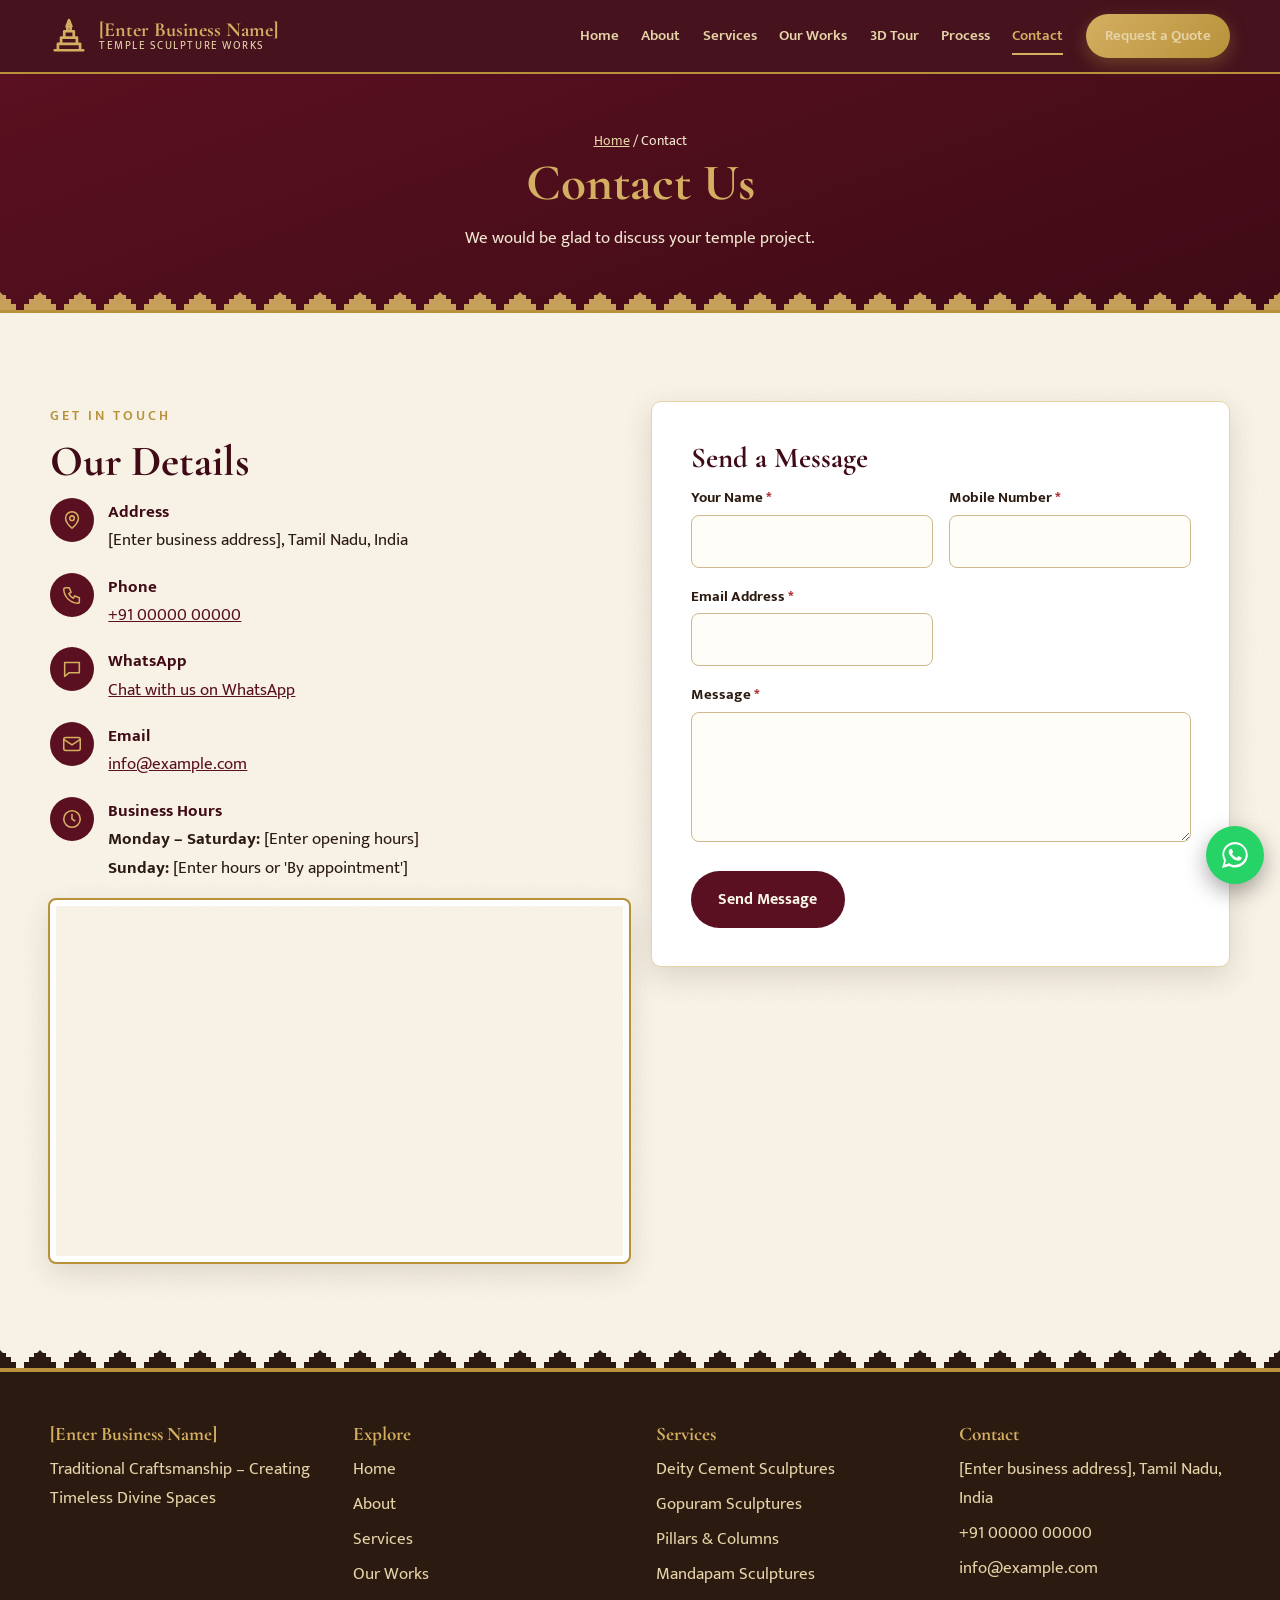
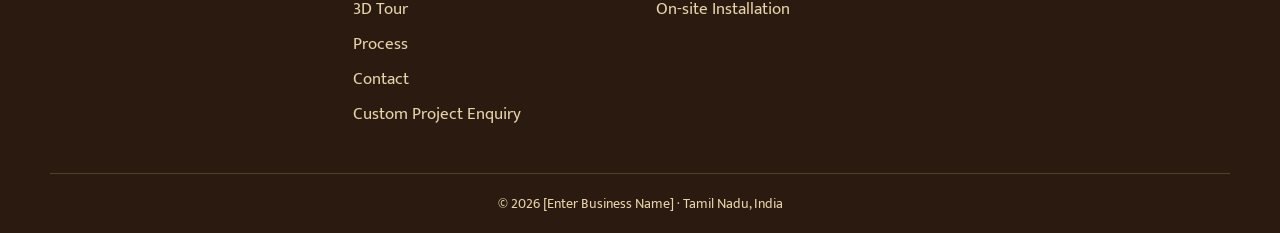
<file: contact.html>
<!DOCTYPE html>
<html lang="en">
<head>
<meta charset="utf-8">
<meta name="viewport" content="width=device-width, initial-scale=1">
<title>Contact Us | Temple Sculpture Works, Tamil Nadu</title>
<meta name="description" content="Contact our temple sculpture workshop in Tamil Nadu: address, phone, WhatsApp, email, business hours and map. Send a message or request a quote.">
<link rel="canonical" href="https://www.example.com/contact.html">
<meta name="theme-color" content="#3f0b16">
<meta property="og:type" content="website">
<meta property="og:site_name" content="Temple Sculpture Works, Tamil Nadu">
<meta property="og:title" content="Contact Us | Temple Sculpture Works, Tamil Nadu">
<meta property="og:description" content="Contact our temple sculpture workshop in Tamil Nadu: address, phone, WhatsApp, email, business hours and map. Send a message or request a quote.">
<meta property="og:url" content="https://www.example.com/contact.html">
<meta property="og:image" content="https://www.example.com/images/og-image.jpg">
<meta property="og:locale" content="en_IN">
<meta name="twitter:card" content="summary_large_image">
<link rel="icon" type="image/svg+xml" href="images/favicon.svg">
<link rel="preconnect" href="https://fonts.googleapis.com">
<link rel="preconnect" href="https://fonts.gstatic.com" crossorigin>
<link href="https://fonts.googleapis.com/css2?family=Cormorant+Garamond:wght@600;700&family=Mukta:wght@400;600;700&display=swap" rel="stylesheet">
<link rel="stylesheet" href="css/style.css">
</head>
<body data-page="contact">
<div id="site-header"></div>
<main id="main">
<section class="page-hero"><div class="container">
<p class="breadcrumb"><a href="index.html">Home</a> / Contact</p>
<h1>Contact Us</h1><p>We would be glad to discuss your temple project.</p></div></section>
<section class="section"><div class="container grid grid--2" style="align-items:start">
<div class="reveal"><span class="eyebrow">Get in touch</span><h2>Our Details</h2>
<ul class="contact-list">
<li><span class="icon" data-icon="pin"></span><div><strong>Address</strong><span data-site="contact.address"></span></div></li>
<li><span class="icon" data-icon="phone"></span><div><strong>Phone</strong><a id="cPhone" href="#"><span data-site="contact.phoneDisplay"></span></a></div></li>
<li><span class="icon" data-icon="chat"></span><div><strong>WhatsApp</strong><a id="cWa" href="enquiry.html">Chat with us on WhatsApp</a></div></li>
<li><span class="icon" data-icon="mail"></span><div><strong>Email</strong><a id="cMail" href="#"><span data-site="contact.email"></span></a></div></li>
<li><span class="icon" data-icon="clock"></span><div><strong>Business Hours</strong><span id="cHours"></span></div></li>
</ul>
<div class="map-wrap"><iframe id="mapFrame" title="Business location on Google Maps" loading="lazy" referrerpolicy="no-referrer-when-downgrade" src="about:blank"></iframe></div>
</div>
<div class="form-card reveal"><h2 style="font-size:1.8rem">Send a Message</h2><form id="contactForm" data-form="contact" data-success="contactSuccess" novalidate>
<div class="form-grid">
<div class="field"><label for="c_name">Your Name <span class="req" aria-hidden="true">*</span></label><input id="c_name" name="name" type="text" required aria-describedby="c_name-err" autocomplete="name"><div class="error" id="c_name-err" role="alert"></div></div>
<div class="field"><label for="c_mobile">Mobile Number <span class="req" aria-hidden="true">*</span></label><input id="c_mobile" name="mobile" type="tel" required aria-describedby="c_mobile-err" autocomplete="tel" inputmode="tel"><div class="error" id="c_mobile-err" role="alert"></div></div>
<div class="field"><label for="c_email">Email Address <span class="req" aria-hidden="true">*</span></label><input id="c_email" name="email" type="email" required aria-describedby="c_email-err" autocomplete="email"><div class="error" id="c_email-err" role="alert"></div></div>
<div class="field full"><label for="c_message">Message <span class="req" aria-hidden="true">*</span></label><textarea id="c_message" name="message" required aria-describedby="c_message-err" ></textarea><div class="error" id="c_message-err" role="alert"></div></div>
<div class="hp" aria-hidden="true"><label for="c_hp">Leave this empty</label><input id="c_hp" name="website_hp" type="text" tabindex="-1" autocomplete="off"></div>
</div>
<div class="form-actions"><button class="btn btn--maroon" type="submit">Send Message</button></div>
</form>
<div class="form-success" id="contactSuccess" role="status"><h3>Thank you – your message is ready</h3><p data-note></p>
<div class="form-actions"><a class="btn btn--wa" data-wa href="contact.html">Send on WhatsApp</a><button class="btn btn--outline-dark" type="button" data-again>Send another message</button></div></div></div>
</div></section>

</main>
<div id="site-footer"></div>
<script src="js/config.js"></script>
<script src="js/components.js"></script>
<script src="js/main.js"></script>
<script src="js/forms.js"></script>
<script>
document.addEventListener("DOMContentLoaded",function(){
  var C=window.SITE.contact;
  document.getElementById("cPhone").href="tel:"+C.phoneTel;
  document.getElementById("cMail").href="mailto:"+C.email;
  var w=document.getElementById("cWa");w.href=waLink("Hello, I would like to enquire about temple sculpture works.");
  if(window.SITE.isConfigured){w.target="_blank";w.rel="noopener";}
  document.getElementById("cHours").innerHTML=C.hours.map(function(h){return "<b>"+h.days+":</b> "+h.time}).join("<br>");
  document.getElementById("mapFrame").src=C.mapEmbedUrl||("https://www.google.com/maps?q="+encodeURIComponent(C.mapQuery)+"&output=embed");
});
</script>
</body>
</html>
</file>
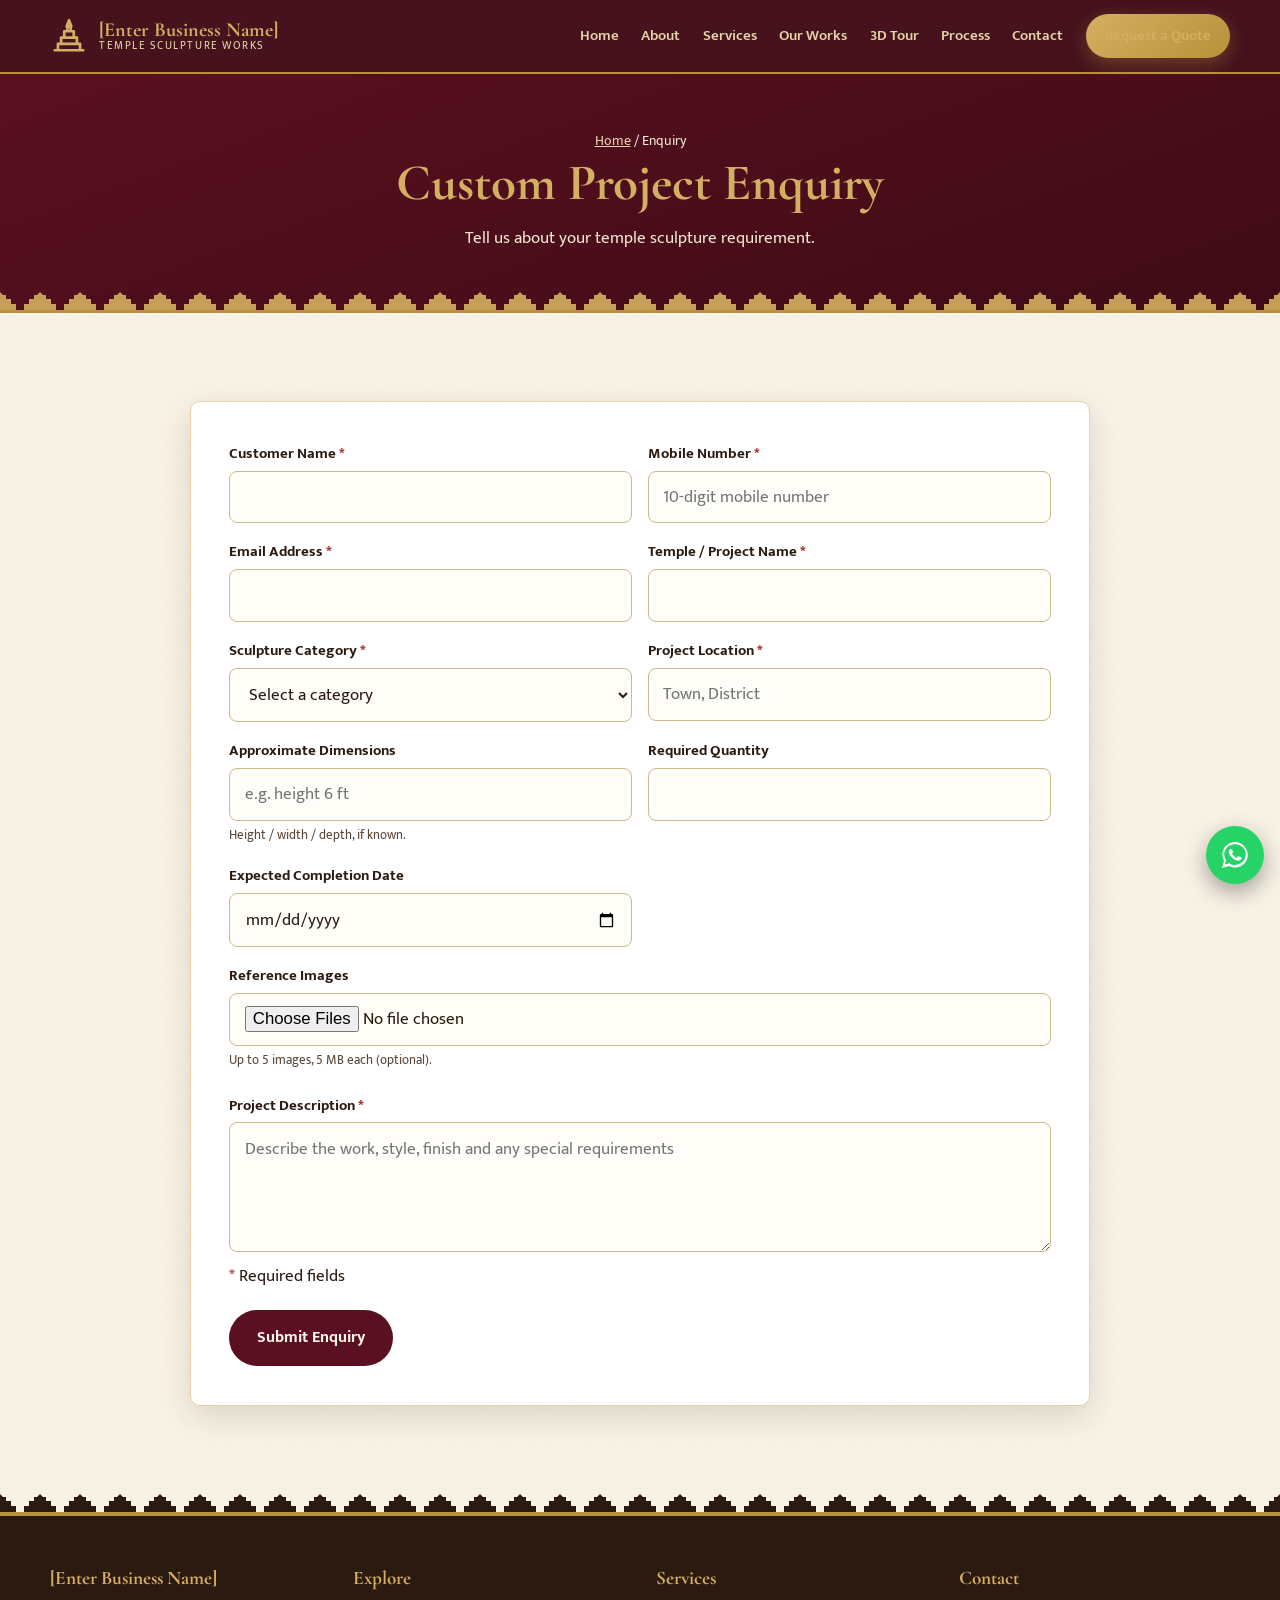
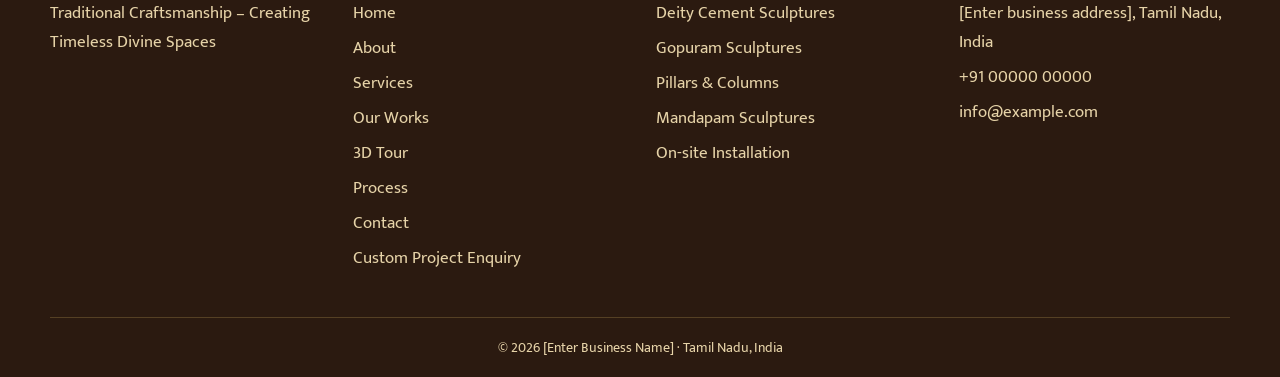
<file: enquiry.html>
<!DOCTYPE html>
<html lang="en">
<head>
<meta charset="utf-8">
<meta name="viewport" content="width=device-width, initial-scale=1">
<title>Request a Quote | Custom Temple Sculpture Enquiry</title>
<meta name="description" content="Send your custom temple sculpture enquiry: deity statues, gopuram works, pillars and mandapam sculptures in Tamil Nadu. Upload references and request a quotation.">
<link rel="canonical" href="https://www.example.com/enquiry.html">
<meta name="theme-color" content="#3f0b16">
<meta property="og:type" content="website">
<meta property="og:site_name" content="Temple Sculpture Works, Tamil Nadu">
<meta property="og:title" content="Request a Quote | Custom Temple Sculpture Enquiry">
<meta property="og:description" content="Send your custom temple sculpture enquiry: deity statues, gopuram works, pillars and mandapam sculptures in Tamil Nadu. Upload references and request a quotation.">
<meta property="og:url" content="https://www.example.com/enquiry.html">
<meta property="og:image" content="https://www.example.com/images/og-image.jpg">
<meta property="og:locale" content="en_IN">
<meta name="twitter:card" content="summary_large_image">
<link rel="icon" type="image/svg+xml" href="images/favicon.svg">
<link rel="preconnect" href="https://fonts.googleapis.com">
<link rel="preconnect" href="https://fonts.gstatic.com" crossorigin>
<link href="https://fonts.googleapis.com/css2?family=Cormorant+Garamond:wght@600;700&family=Mukta:wght@400;600;700&display=swap" rel="stylesheet">
<link rel="stylesheet" href="css/style.css">
</head>
<body data-page="enquiry">
<div id="site-header"></div>
<main id="main">
<section class="page-hero"><div class="container">
<p class="breadcrumb"><a href="index.html">Home</a> / Enquiry</p>
<h1>Custom Project Enquiry</h1><p>Tell us about your temple sculpture requirement.</p></div></section>
<section class="section"><div class="container" style="max-width:900px"><div class="form-card reveal"><form id="enquiryForm" data-form="project-enquiry" data-success="enquirySuccess" novalidate>
<div class="form-grid">
<div class="field"><label for="name">Customer Name <span class="req" aria-hidden="true">*</span></label><input id="name" name="name" type="text" required aria-describedby="name-err" autocomplete="name"><div class="error" id="name-err" role="alert"></div></div>
<div class="field"><label for="mobile">Mobile Number <span class="req" aria-hidden="true">*</span></label><input id="mobile" name="mobile" type="tel" required aria-describedby="mobile-err" autocomplete="tel" inputmode="tel" placeholder="10-digit mobile number"><div class="error" id="mobile-err" role="alert"></div></div>
<div class="field"><label for="email">Email Address <span class="req" aria-hidden="true">*</span></label><input id="email" name="email" type="email" required aria-describedby="email-err" autocomplete="email"><div class="error" id="email-err" role="alert"></div></div>
<div class="field"><label for="project">Temple / Project Name <span class="req" aria-hidden="true">*</span></label><input id="project" name="project" type="text" required aria-describedby="project-err" ><div class="error" id="project-err" role="alert"></div></div>
<div class="field"><label for="category">Sculpture Category <span class="req" aria-hidden="true">*</span></label><select id="category" name="category" required aria-describedby="category-err"><option value="">Select a category</option><option value="deity">Deity Sculptures</option><option value="gopuram">Gopuram Works</option><option value="pillar">Pillar Sculptures</option><option value="mandapam">Mandapam Works</option><option value="architecture">Temple Architecture</option><option value="decorative">Decorative Sculptures</option><option value="completed">Complete Temple Project</option><option value="restoration">Restoration / Renovation</option><option value="other">Other</option></select><div class="error" id="category-err" role="alert"></div></div>
<div class="field"><label for="location">Project Location <span class="req" aria-hidden="true">*</span></label><input id="location" name="location" type="text" required aria-describedby="location-err" placeholder="Town, District"><div class="error" id="location-err" role="alert"></div></div>
<div class="field"><label for="dimensions">Approximate Dimensions</label><input id="dimensions" name="dimensions" type="text" aria-describedby="dimensions-err" placeholder="e.g. height 6 ft"><div class="hint">Height / width / depth, if known.</div><div class="error" id="dimensions-err" role="alert"></div></div>
<div class="field"><label for="quantity">Required Quantity</label><input id="quantity" name="quantity" type="number" aria-describedby="quantity-err" min="1" inputmode="numeric"><div class="error" id="quantity-err" role="alert"></div></div>
<div class="field"><label for="completion">Expected Completion Date</label><input id="completion" name="completion" type="date" aria-describedby="completion-err" ><div class="error" id="completion-err" role="alert"></div></div>
<div class="field full"><label for="images">Reference Images</label><input id="images" name="images" type="file" accept="image/*" multiple aria-describedby="images-err"><div class="hint">Up to 5 images, 5 MB each (optional).</div><div class="file-list" aria-live="polite"></div><div class="error" id="images-err" role="alert"></div></div>
<div class="field full"><label for="description">Project Description <span class="req" aria-hidden="true">*</span></label><textarea id="description" name="description" required aria-describedby="description-err" placeholder="Describe the work, style, finish and any special requirements"></textarea><div class="error" id="description-err" role="alert"></div></div>
<div class="hp" aria-hidden="true"><label for="website_hp">Leave this empty</label><input id="website_hp" name="website_hp" type="text" tabindex="-1" autocomplete="off"></div>
</div>
<p class="hint"><span class="req">*</span> Required fields</p>
<div class="form-actions"><button class="btn btn--maroon" type="submit">Submit Enquiry</button></div>
</form>
<div class="form-success" id="enquirySuccess" role="status">
<h3>Thank you – your enquiry is ready</h3>
<p data-note></p>
<div class="form-actions"><a class="btn btn--wa" data-wa href="enquiry.html">Send on WhatsApp</a><button class="btn btn--outline-dark" type="button" data-again>Submit another enquiry</button></div>
</div></div></div></section>

</main>
<div id="site-footer"></div>
<script src="js/config.js"></script>
<script src="js/components.js"></script>
<script src="js/main.js"></script>
<script src="js/forms.js"></script>
</body>
</html>
</file>
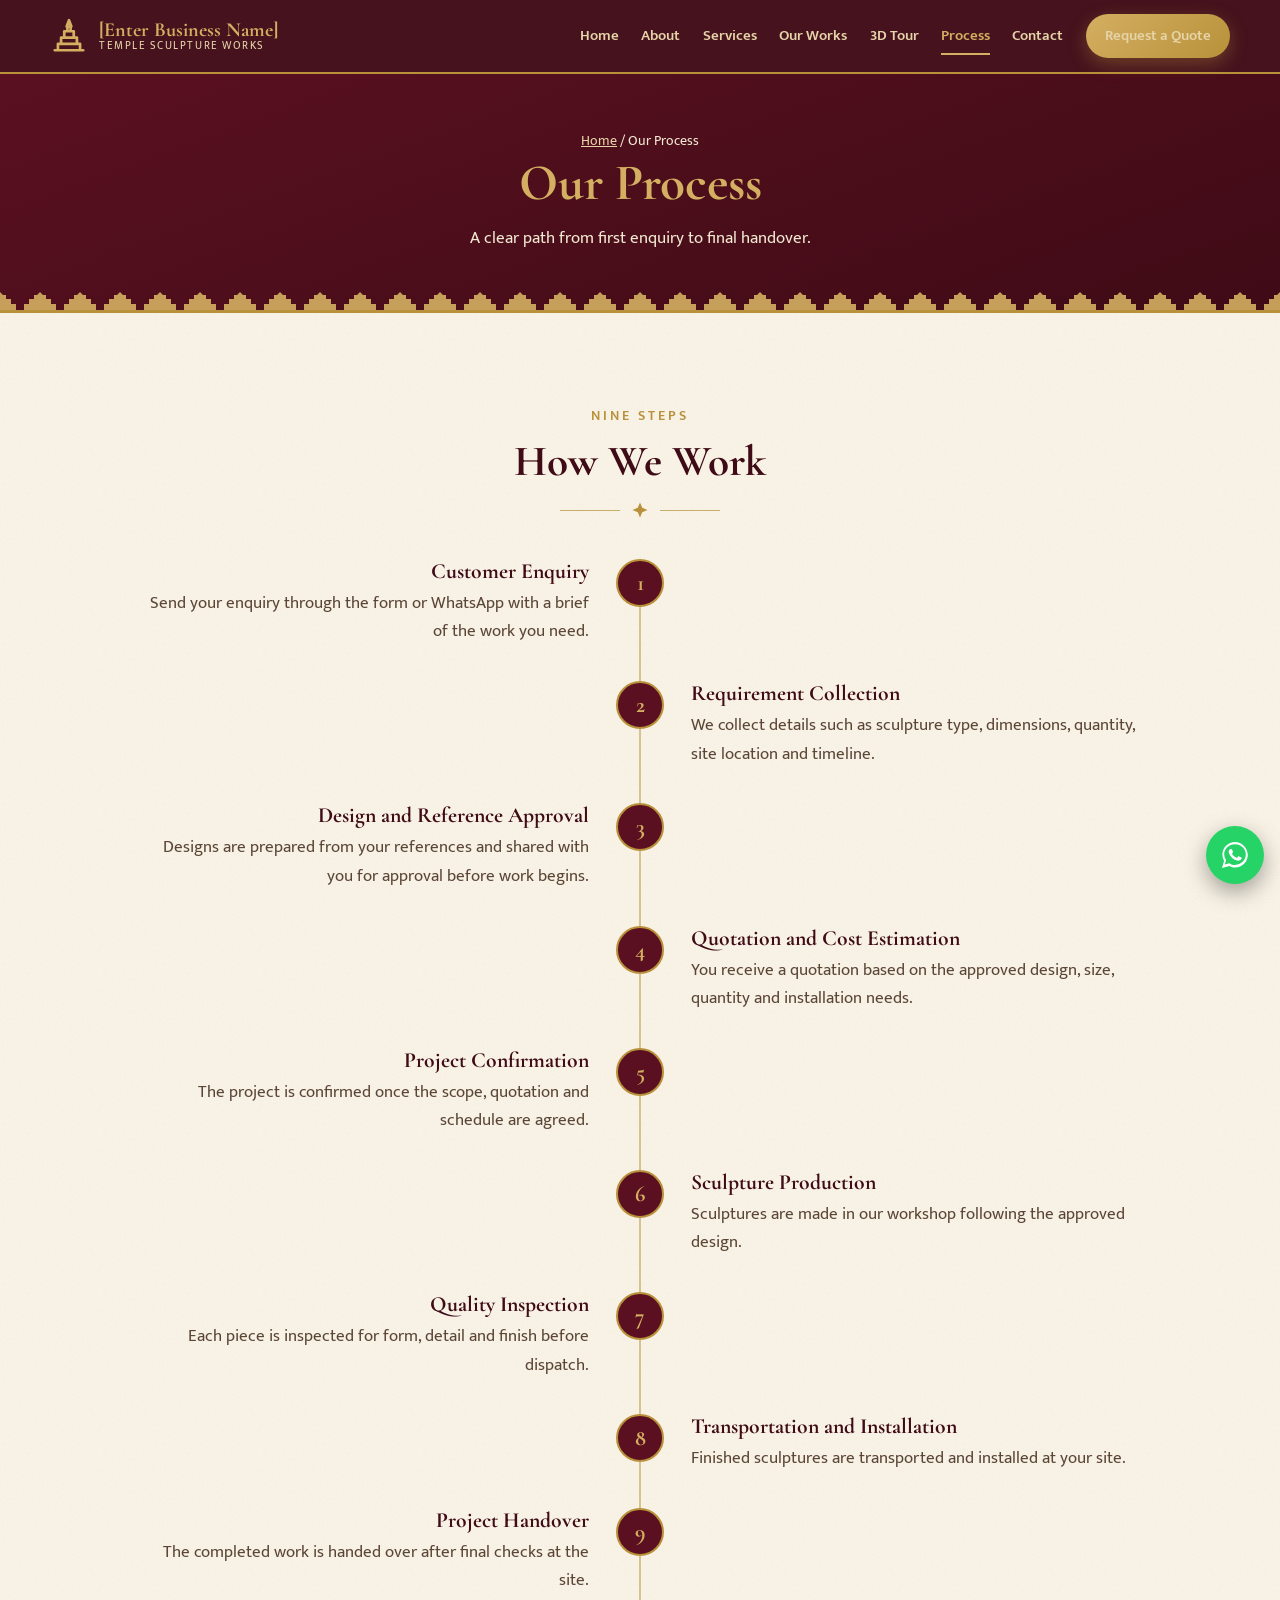
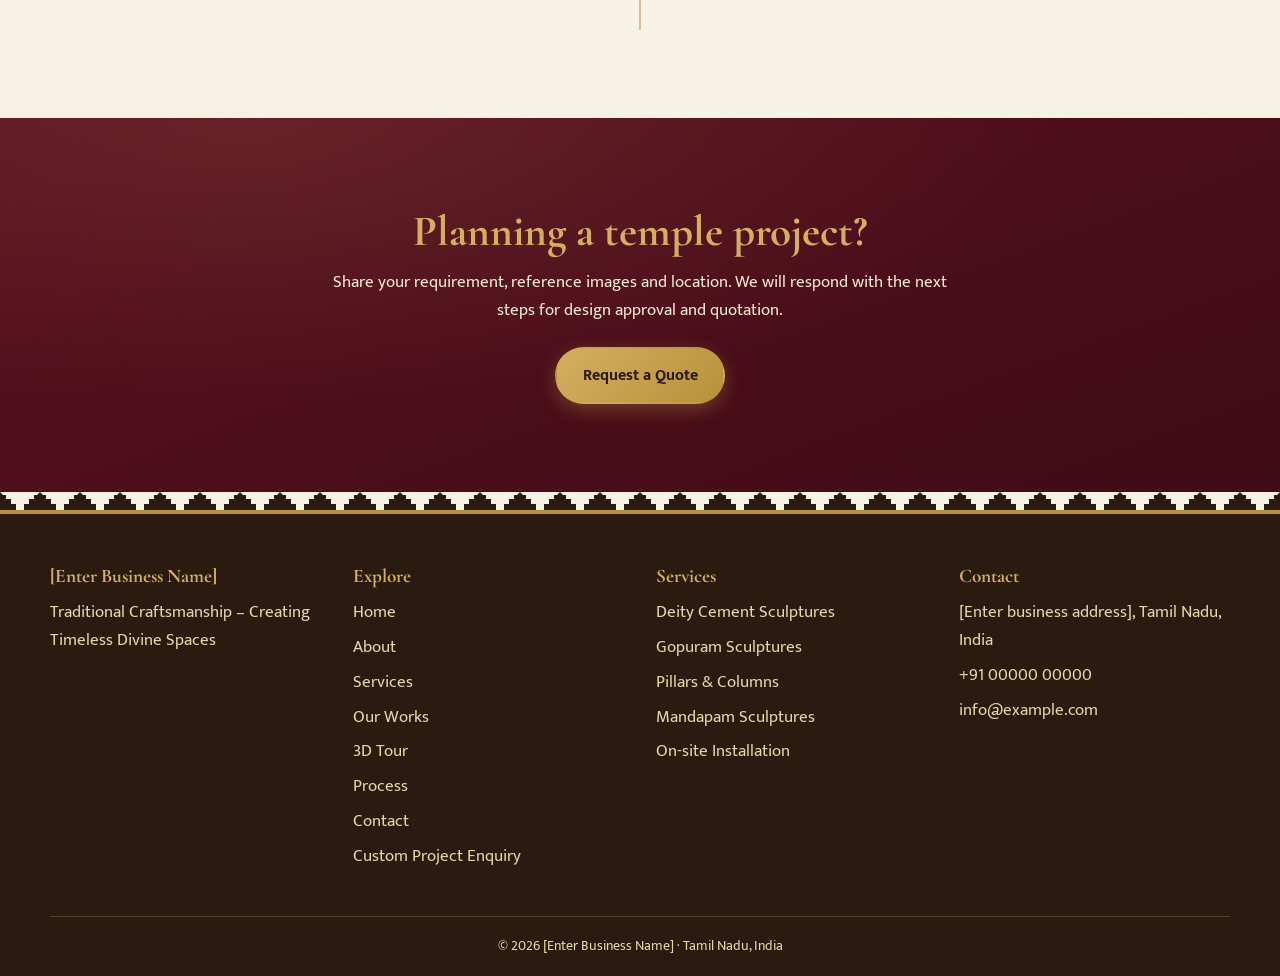
<file: process.html>
<!DOCTYPE html>
<html lang="en">
<head>
<meta charset="utf-8">
<meta name="viewport" content="width=device-width, initial-scale=1">
<title>Our Process | From Enquiry to Temple Sculpture Installation</title>
<meta name="description" content="See how we deliver temple sculpture projects: enquiry, design approval, quotation, production, quality inspection, installation and handover.">
<link rel="canonical" href="https://www.example.com/process.html">
<meta name="theme-color" content="#3f0b16">
<meta property="og:type" content="website">
<meta property="og:site_name" content="Temple Sculpture Works, Tamil Nadu">
<meta property="og:title" content="Our Process | From Enquiry to Temple Sculpture Installation">
<meta property="og:description" content="See how we deliver temple sculpture projects: enquiry, design approval, quotation, production, quality inspection, installation and handover.">
<meta property="og:url" content="https://www.example.com/process.html">
<meta property="og:image" content="https://www.example.com/images/og-image.jpg">
<meta property="og:locale" content="en_IN">
<meta name="twitter:card" content="summary_large_image">
<link rel="icon" type="image/svg+xml" href="images/favicon.svg">
<link rel="preconnect" href="https://fonts.googleapis.com">
<link rel="preconnect" href="https://fonts.gstatic.com" crossorigin>
<link href="https://fonts.googleapis.com/css2?family=Cormorant+Garamond:wght@600;700&family=Mukta:wght@400;600;700&display=swap" rel="stylesheet">
<link rel="stylesheet" href="css/style.css">
</head>
<body data-page="process">
<div id="site-header"></div>
<main id="main">
<section class="page-hero"><div class="container">
<p class="breadcrumb"><a href="index.html">Home</a> / Our Process</p>
<h1>Our Process</h1><p>A clear path from first enquiry to final handover.</p></div></section>
<section class="section"><div class="container"><div class="section-head reveal"><span class="eyebrow">Nine steps</span><h2>How We Work</h2><div class="ornament" aria-hidden="true"><svg viewBox="0 0 24 24" fill="currentColor"><path d="M12 2l3 7 7 3-7 3-3 7-3-7-7-3 7-3z"/></svg></div></div>
<ol class="timeline" style="max-width:1000px;margin:auto"><li class="reveal"><h3>Customer Enquiry</h3><p>Send your enquiry through the form or WhatsApp with a brief of the work you need.</p></li><li class="reveal"><h3>Requirement Collection</h3><p>We collect details such as sculpture type, dimensions, quantity, site location and timeline.</p></li><li class="reveal"><h3>Design and Reference Approval</h3><p>Designs are prepared from your references and shared with you for approval before work begins.</p></li><li class="reveal"><h3>Quotation and Cost Estimation</h3><p>You receive a quotation based on the approved design, size, quantity and installation needs.</p></li><li class="reveal"><h3>Project Confirmation</h3><p>The project is confirmed once the scope, quotation and schedule are agreed.</p></li><li class="reveal"><h3>Sculpture Production</h3><p>Sculptures are made in our workshop following the approved design.</p></li><li class="reveal"><h3>Quality Inspection</h3><p>Each piece is inspected for form, detail and finish before dispatch.</p></li><li class="reveal"><h3>Transportation and Installation</h3><p>Finished sculptures are transported and installed at your site.</p></li><li class="reveal"><h3>Project Handover</h3><p>The completed work is handed over after final checks at the site.</p></li></ol></div></section>
<section class="section section--maroon cta-band"><div class="container reveal">
<h2>Planning a temple project?</h2>
<p>Share your requirement, reference images and location. We will respond with the next steps for design approval and quotation.</p>
<a class="btn btn--gold" href="enquiry.html">Request a Quote</a>
</div></section>
</main>
<div id="site-footer"></div>
<script src="js/config.js"></script>
<script src="js/components.js"></script>
<script src="js/main.js"></script>
</body>
</html>
</file>
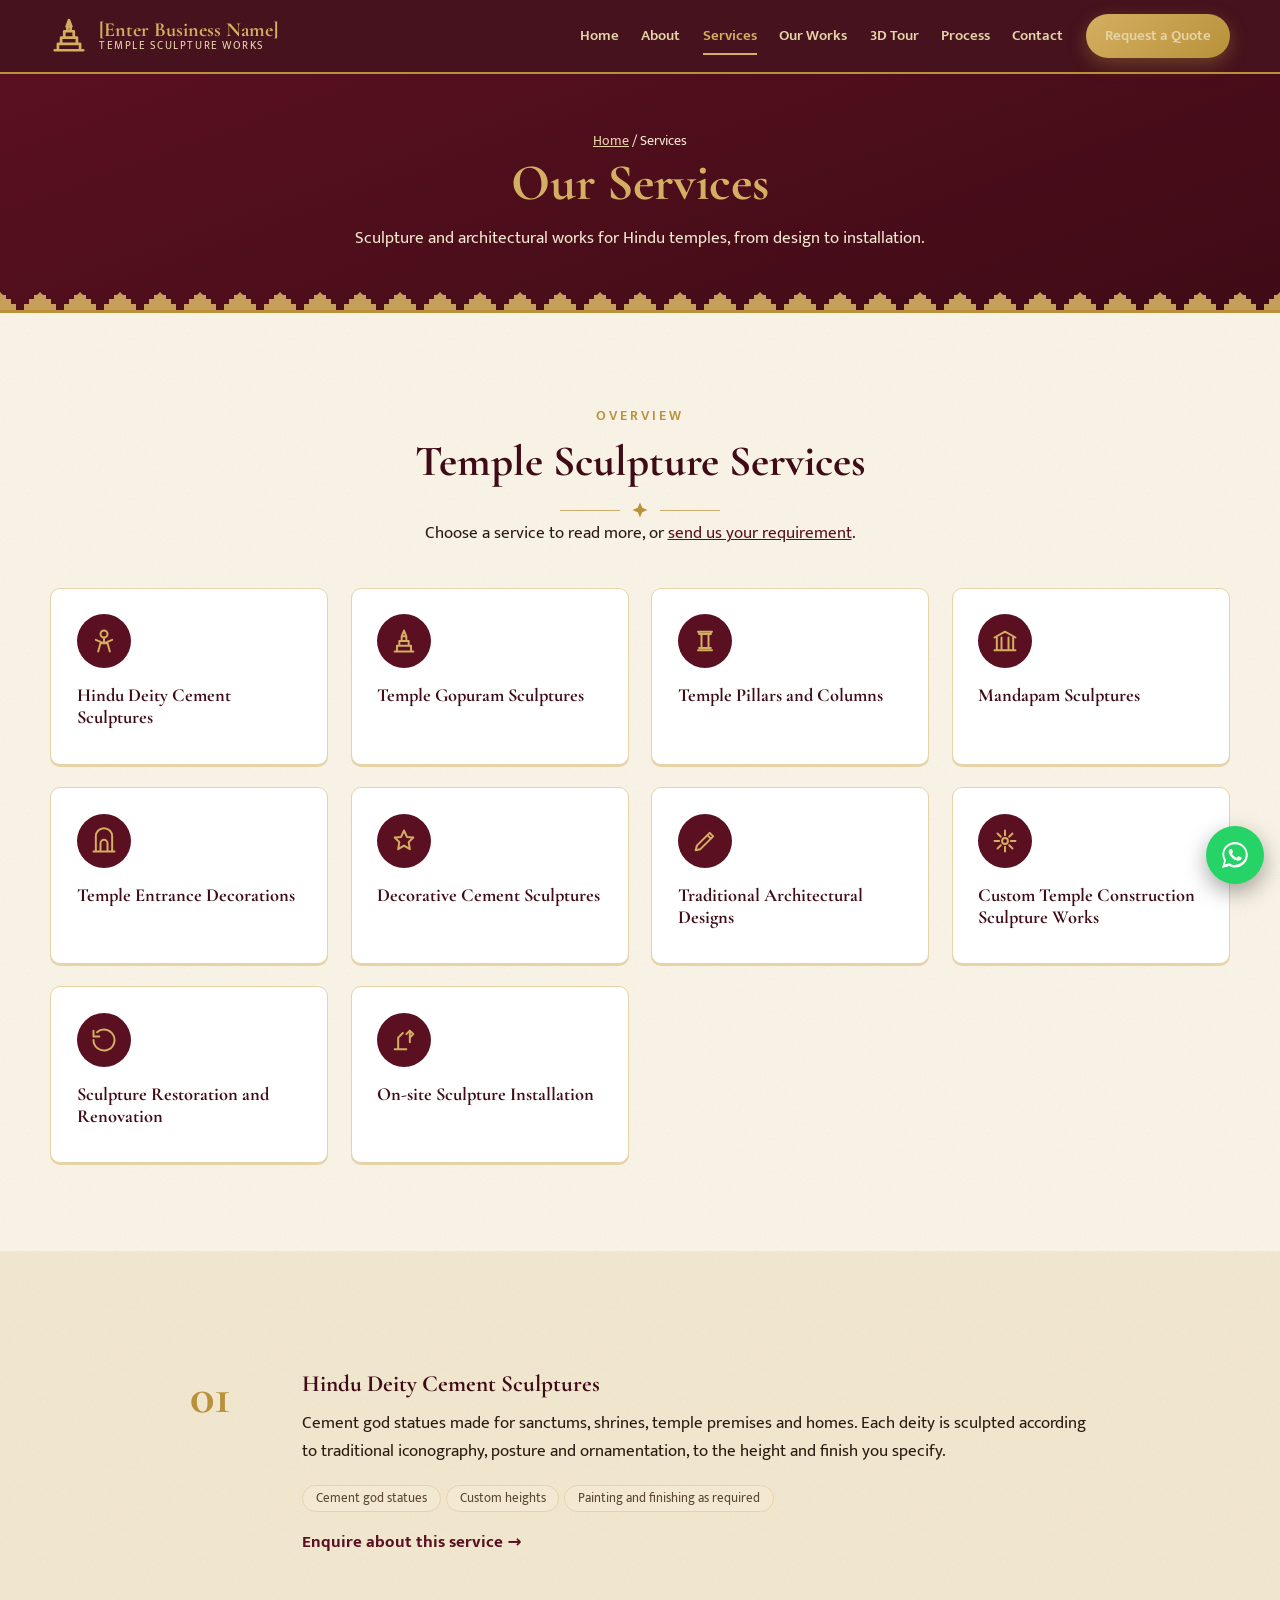
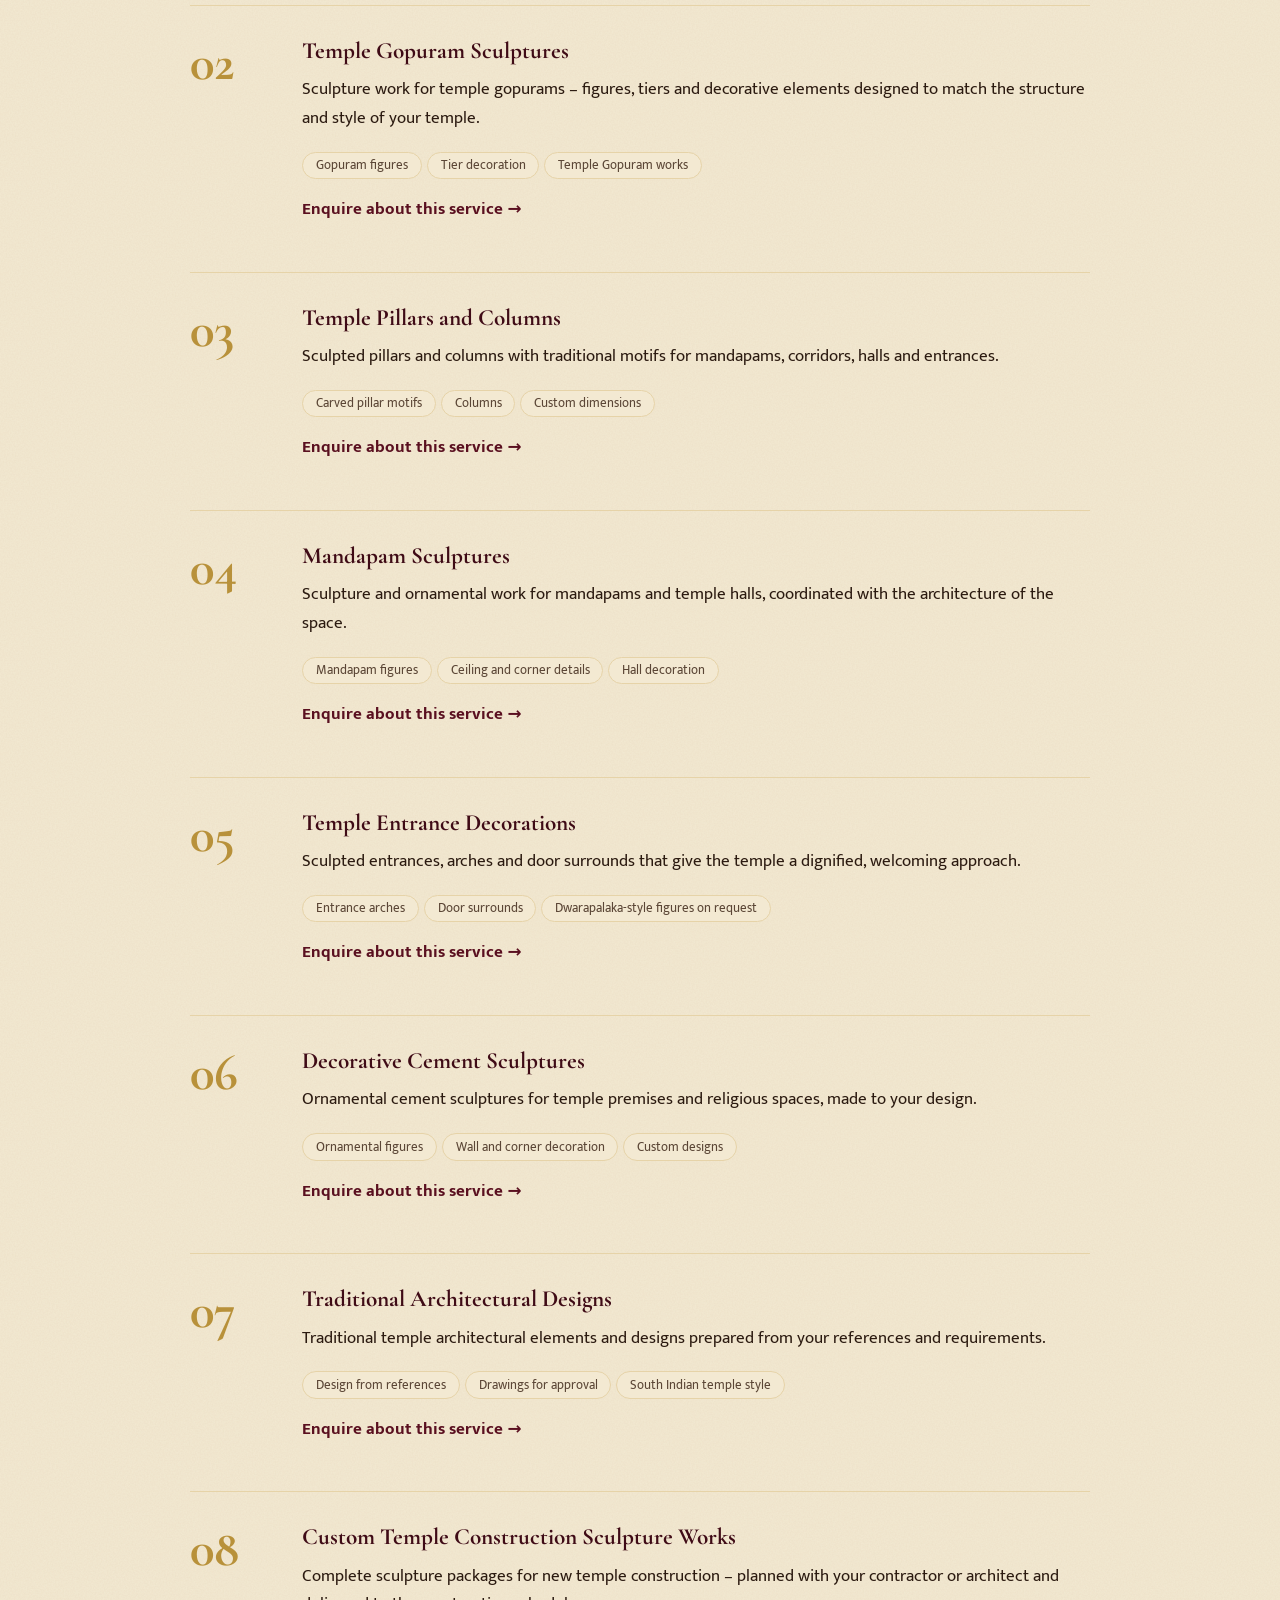
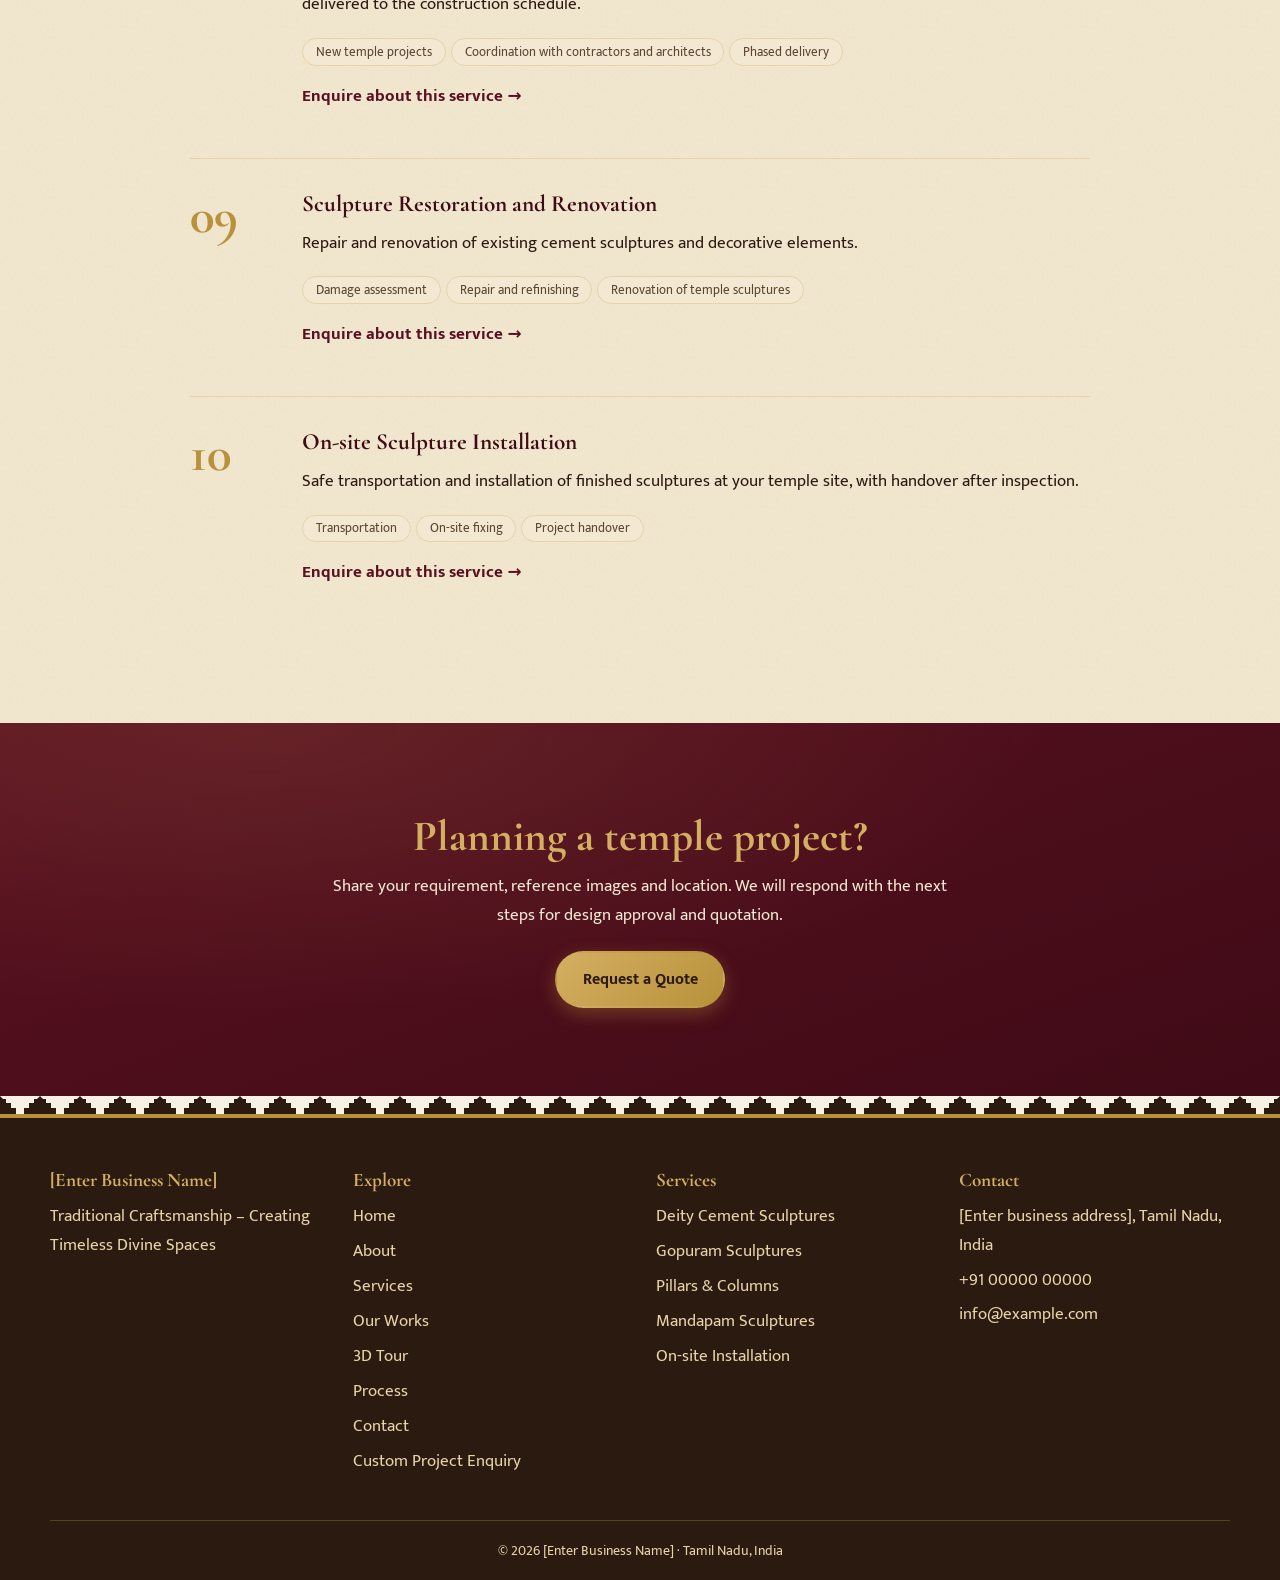
<file: services.html>
<!DOCTYPE html>
<html lang="en">
<head>
<meta charset="utf-8">
<meta name="viewport" content="width=device-width, initial-scale=1">
<title>Temple Sculpture Services | Cement Deity Statues, Gopuram & Pillar Works</title>
<meta name="description" content="Cement god statues, temple gopuram sculptures, pillars, mandapam works, entrance decoration, custom temple sculpture and on-site installation in Tamil Nadu.">
<link rel="canonical" href="https://www.example.com/services.html">
<meta name="theme-color" content="#3f0b16">
<meta property="og:type" content="website">
<meta property="og:site_name" content="Temple Sculpture Works, Tamil Nadu">
<meta property="og:title" content="Temple Sculpture Services | Cement Deity Statues, Gopuram & Pillar Works">
<meta property="og:description" content="Cement god statues, temple gopuram sculptures, pillars, mandapam works, entrance decoration, custom temple sculpture and on-site installation in Tamil Nadu.">
<meta property="og:url" content="https://www.example.com/services.html">
<meta property="og:image" content="https://www.example.com/images/og-image.jpg">
<meta property="og:locale" content="en_IN">
<meta name="twitter:card" content="summary_large_image">
<link rel="icon" type="image/svg+xml" href="images/favicon.svg">
<link rel="preconnect" href="https://fonts.googleapis.com">
<link rel="preconnect" href="https://fonts.gstatic.com" crossorigin>
<link href="https://fonts.googleapis.com/css2?family=Cormorant+Garamond:wght@600;700&family=Mukta:wght@400;600;700&display=swap" rel="stylesheet">
<link rel="stylesheet" href="css/style.css">
</head>
<body data-page="services">
<div id="site-header"></div>
<main id="main">
<section class="page-hero"><div class="container">
<p class="breadcrumb"><a href="index.html">Home</a> / Services</p>
<h1>Our Services</h1><p>Sculpture and architectural works for Hindu temples, from design to installation.</p></div></section>
<section class="section"><div class="container">
<div class="section-head reveal"><span class="eyebrow">Overview</span><h2>Temple Sculpture Services</h2><div class="ornament" aria-hidden="true"><svg viewBox="0 0 24 24" fill="currentColor"><path d="M12 2l3 7 7 3-7 3-3 7-3-7-7-3 7-3z"/></svg></div>
<p>Choose a service to read more, or <a href="enquiry.html">send us your requirement</a>.</p></div>
<div class="grid grid--3"><a class="card" style="text-decoration:none;color:inherit" href="#deity-sculptures"><span class="icon" data-icon="deity"></span><h3 style="font-size:1.15rem">Hindu Deity Cement Sculptures</h3></a><a class="card" style="text-decoration:none;color:inherit" href="#gopuram-sculptures"><span class="icon" data-icon="gopuram"></span><h3 style="font-size:1.15rem">Temple Gopuram Sculptures</h3></a><a class="card" style="text-decoration:none;color:inherit" href="#pillars-columns"><span class="icon" data-icon="pillar"></span><h3 style="font-size:1.15rem">Temple Pillars and Columns</h3></a><a class="card" style="text-decoration:none;color:inherit" href="#mandapam-sculptures"><span class="icon" data-icon="mandapam"></span><h3 style="font-size:1.15rem">Mandapam Sculptures</h3></a><a class="card" style="text-decoration:none;color:inherit" href="#entrance-decorations"><span class="icon" data-icon="entrance"></span><h3 style="font-size:1.15rem">Temple Entrance Decorations</h3></a><a class="card" style="text-decoration:none;color:inherit" href="#decorative-sculptures"><span class="icon" data-icon="decor"></span><h3 style="font-size:1.15rem">Decorative Cement Sculptures</h3></a><a class="card" style="text-decoration:none;color:inherit" href="#architectural-designs"><span class="icon" data-icon="design"></span><h3 style="font-size:1.15rem">Traditional Architectural Designs</h3></a><a class="card" style="text-decoration:none;color:inherit" href="#custom-temple-works"><span class="icon" data-icon="custom"></span><h3 style="font-size:1.15rem">Custom Temple Construction Sculpture Works</h3></a><a class="card" style="text-decoration:none;color:inherit" href="#restoration"><span class="icon" data-icon="restore"></span><h3 style="font-size:1.15rem">Sculpture Restoration and Renovation</h3></a><a class="card" style="text-decoration:none;color:inherit" href="#installation"><span class="icon" data-icon="install"></span><h3 style="font-size:1.15rem">On-site Sculpture Installation</h3></a></div></div></section>
<section class="section section--sand"><div class="container" style="max-width:900px"><article class="service-detail reveal" id="deity-sculptures"><div class="service-num">01</div><div><h3>Hindu Deity Cement Sculptures</h3><p>Cement god statues made for sanctums, shrines, temple premises and homes. Each deity is sculpted according to traditional iconography, posture and ornamentation, to the height and finish you specify.</p><div><span class="tag">Cement god statues</span><span class="tag">Custom heights</span><span class="tag">Painting and finishing as required</span></div><p style="margin-top:1rem"><a class="link-arrow" href="enquiry.html?category=deity">Enquire about this service →</a></p></div></article>
<article class="service-detail reveal" id="gopuram-sculptures"><div class="service-num">02</div><div><h3>Temple Gopuram Sculptures</h3><p>Sculpture work for temple gopurams – figures, tiers and decorative elements designed to match the structure and style of your temple.</p><div><span class="tag">Gopuram figures</span><span class="tag">Tier decoration</span><span class="tag">Temple Gopuram works</span></div><p style="margin-top:1rem"><a class="link-arrow" href="enquiry.html?category=gopuram">Enquire about this service →</a></p></div></article>
<article class="service-detail reveal" id="pillars-columns"><div class="service-num">03</div><div><h3>Temple Pillars and Columns</h3><p>Sculpted pillars and columns with traditional motifs for mandapams, corridors, halls and entrances.</p><div><span class="tag">Carved pillar motifs</span><span class="tag">Columns</span><span class="tag">Custom dimensions</span></div><p style="margin-top:1rem"><a class="link-arrow" href="enquiry.html?category=pillar">Enquire about this service →</a></p></div></article>
<article class="service-detail reveal" id="mandapam-sculptures"><div class="service-num">04</div><div><h3>Mandapam Sculptures</h3><p>Sculpture and ornamental work for mandapams and temple halls, coordinated with the architecture of the space.</p><div><span class="tag">Mandapam figures</span><span class="tag">Ceiling and corner details</span><span class="tag">Hall decoration</span></div><p style="margin-top:1rem"><a class="link-arrow" href="enquiry.html?category=mandapam">Enquire about this service →</a></p></div></article>
<article class="service-detail reveal" id="entrance-decorations"><div class="service-num">05</div><div><h3>Temple Entrance Decorations</h3><p>Sculpted entrances, arches and door surrounds that give the temple a dignified, welcoming approach.</p><div><span class="tag">Entrance arches</span><span class="tag">Door surrounds</span><span class="tag">Dwarapalaka-style figures on request</span></div><p style="margin-top:1rem"><a class="link-arrow" href="enquiry.html?category=architecture">Enquire about this service →</a></p></div></article>
<article class="service-detail reveal" id="decorative-sculptures"><div class="service-num">06</div><div><h3>Decorative Cement Sculptures</h3><p>Ornamental cement sculptures for temple premises and religious spaces, made to your design.</p><div><span class="tag">Ornamental figures</span><span class="tag">Wall and corner decoration</span><span class="tag">Custom designs</span></div><p style="margin-top:1rem"><a class="link-arrow" href="enquiry.html?category=decorative">Enquire about this service →</a></p></div></article>
<article class="service-detail reveal" id="architectural-designs"><div class="service-num">07</div><div><h3>Traditional Architectural Designs</h3><p>Traditional temple architectural elements and designs prepared from your references and requirements.</p><div><span class="tag">Design from references</span><span class="tag">Drawings for approval</span><span class="tag">South Indian temple style</span></div><p style="margin-top:1rem"><a class="link-arrow" href="enquiry.html?category=architecture">Enquire about this service →</a></p></div></article>
<article class="service-detail reveal" id="custom-temple-works"><div class="service-num">08</div><div><h3>Custom Temple Construction Sculpture Works</h3><p>Complete sculpture packages for new temple construction – planned with your contractor or architect and delivered to the construction schedule.</p><div><span class="tag">New temple projects</span><span class="tag">Coordination with contractors and architects</span><span class="tag">Phased delivery</span></div><p style="margin-top:1rem"><a class="link-arrow" href="enquiry.html?category=completed">Enquire about this service →</a></p></div></article>
<!-- OPTIONAL SERVICE (brief item 9): delete this whole article, and its card, if restoration work is not offered. -->
<article class="service-detail reveal" id="restoration"><div class="service-num">09</div><div><h3>Sculpture Restoration and Renovation</h3><p>Repair and renovation of existing cement sculptures and decorative elements.</p><div><span class="tag">Damage assessment</span><span class="tag">Repair and refinishing</span><span class="tag">Renovation of temple sculptures</span></div><p style="margin-top:1rem"><a class="link-arrow" href="enquiry.html?category=decorative">Enquire about this service →</a></p></div></article>
<article class="service-detail reveal" id="installation"><div class="service-num">10</div><div><h3>On-site Sculpture Installation</h3><p>Safe transportation and installation of finished sculptures at your temple site, with handover after inspection.</p><div><span class="tag">Transportation</span><span class="tag">On-site fixing</span><span class="tag">Project handover</span></div><p style="margin-top:1rem"><a class="link-arrow" href="enquiry.html?category=completed">Enquire about this service →</a></p></div></article>
</div></section>
<section class="section section--maroon cta-band"><div class="container reveal">
<h2>Planning a temple project?</h2>
<p>Share your requirement, reference images and location. We will respond with the next steps for design approval and quotation.</p>
<a class="btn btn--gold" href="enquiry.html">Request a Quote</a>
</div></section>
</main>
<div id="site-footer"></div>
<script src="js/config.js"></script>
<script src="js/components.js"></script>
<script src="js/main.js"></script>
</body>
</html>
</file>
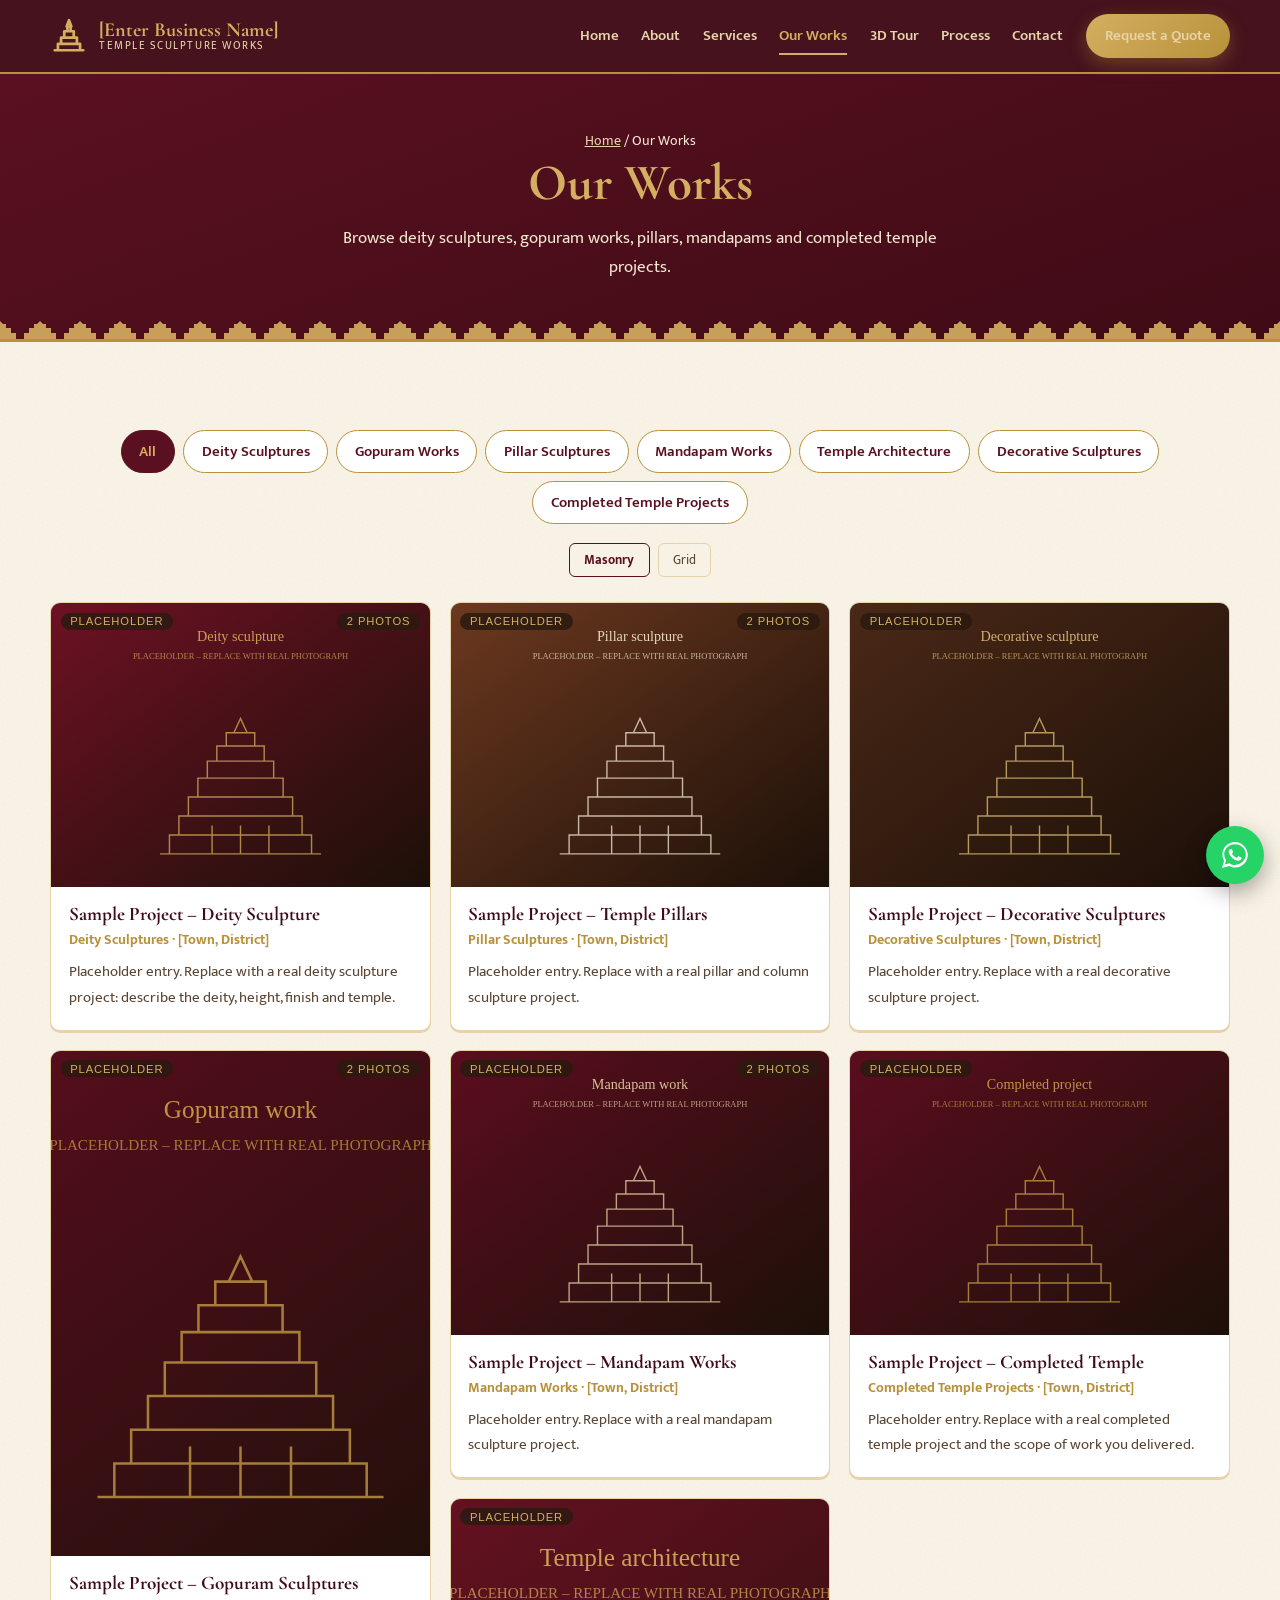
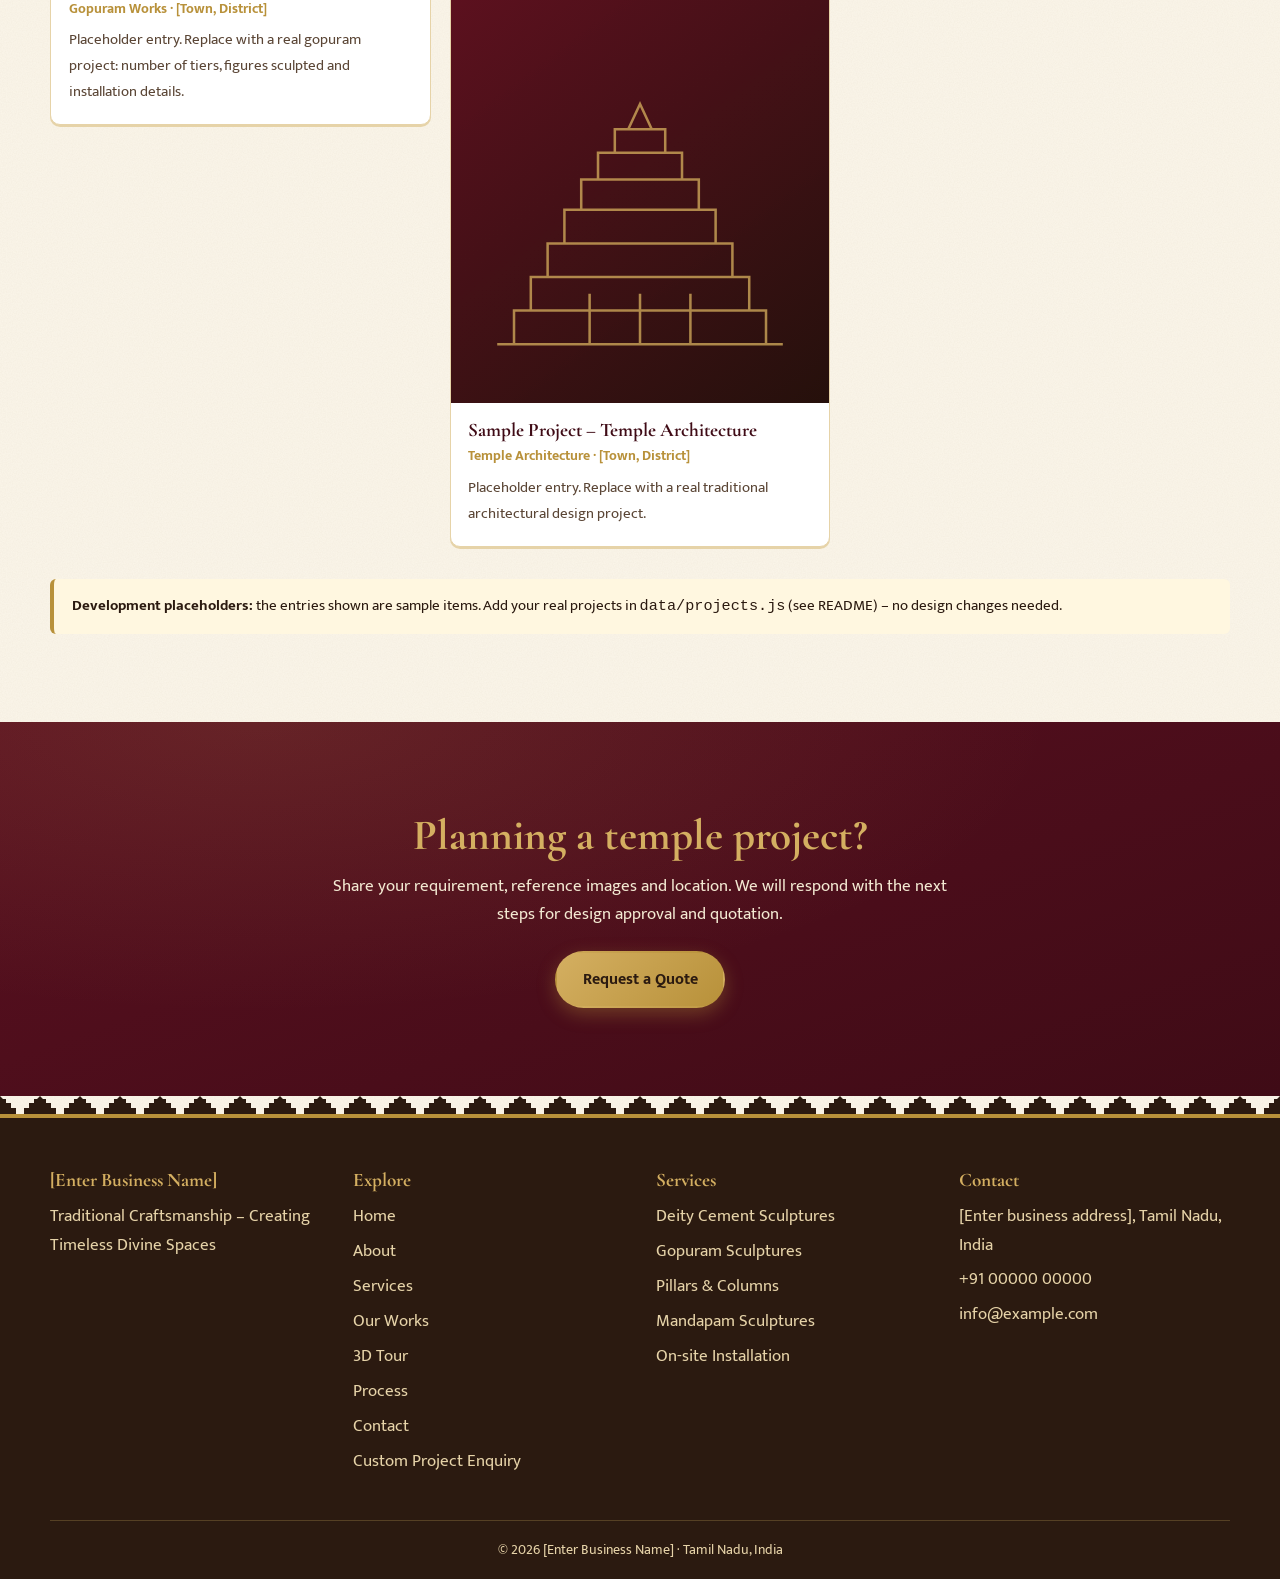
<file: works.html>
<!DOCTYPE html>
<html lang="en">
<head>
<meta charset="utf-8">
<meta name="viewport" content="width=device-width, initial-scale=1">
<title>Our Works | Temple Sculpture Portfolio, Gopuram & Deity Projects</title>
<meta name="description" content="Gallery of temple sculpture works: cement deity sculptures, gopuram works, pillars, mandapams and completed temple projects in Tamil Nadu.">
<link rel="canonical" href="https://www.example.com/works.html">
<meta name="theme-color" content="#3f0b16">
<meta property="og:type" content="website">
<meta property="og:site_name" content="Temple Sculpture Works, Tamil Nadu">
<meta property="og:title" content="Our Works | Temple Sculpture Portfolio, Gopuram & Deity Projects">
<meta property="og:description" content="Gallery of temple sculpture works: cement deity sculptures, gopuram works, pillars, mandapams and completed temple projects in Tamil Nadu.">
<meta property="og:url" content="https://www.example.com/works.html">
<meta property="og:image" content="https://www.example.com/images/og-image.jpg">
<meta property="og:locale" content="en_IN">
<meta name="twitter:card" content="summary_large_image">
<link rel="icon" type="image/svg+xml" href="images/favicon.svg">
<link rel="preconnect" href="https://fonts.googleapis.com">
<link rel="preconnect" href="https://fonts.gstatic.com" crossorigin>
<link href="https://fonts.googleapis.com/css2?family=Cormorant+Garamond:wght@600;700&family=Mukta:wght@400;600;700&display=swap" rel="stylesheet">
<link rel="stylesheet" href="css/style.css">
</head>
<body data-page="works">
<div id="site-header"></div>
<main id="main">
<section class="page-hero"><div class="container">
<p class="breadcrumb"><a href="index.html">Home</a> / Our Works</p>
<h1>Our Works</h1><p>Browse deity sculptures, gopuram works, pillars, mandapams and completed temple projects.</p></div></section>
<section class="section"><div class="container">
<div class="filters" id="galleryFilters" role="group" aria-label="Filter projects by category"></div>
<div class="layout-toggle" id="layoutToggle" role="group" aria-label="Gallery layout"></div>
<p class="sr-only" id="galleryStatus" aria-live="polite"></p>
<div class="gallery" id="gallery"></div>
<div class="note-box" style="margin-top:2rem"><strong>Development placeholders:</strong> the entries shown are sample items. Add your real projects in <code>data/projects.js</code> (see README) – no design changes needed.</div>
</div></section>
<section class="section section--maroon cta-band"><div class="container reveal">
<h2>Planning a temple project?</h2>
<p>Share your requirement, reference images and location. We will respond with the next steps for design approval and quotation.</p>
<a class="btn btn--gold" href="enquiry.html">Request a Quote</a>
</div></section>
</main>
<div id="site-footer"></div>
<script src="js/config.js"></script>
<script src="js/components.js"></script>
<script src="js/main.js"></script>
<script src="data/projects.js"></script>
<script src="js/gallery.js"></script>
</body>
</html>
</file>
<file: css/style.css>
/* ==========================================================================
   Temple Sculpture Works – Stylesheet (mobile-first)
   Palette: deep maroon, antique gold, sandstone, ivory, dark brown
   ========================================================================== */
:root{
  --maroon:#5a1020; --maroon-deep:#3f0b16; --gold:#b8913a; --gold-light:#d4af61;
  --sandstone:#e6d3a8; --sand-soft:#f3e9d2; --ivory:#fbf6ea; --brown:#2b1a10; --brown-soft:#5b4636;
  --white:#fff; --radius:10px; --shadow:0 10px 30px rgba(43,26,16,.14);
  --font-head:"Cormorant Garamond","Playfair Display",Georgia,serif;
  --font-body:"Mukta","Segoe UI",system-ui,-apple-system,sans-serif;
  --maxw:1180px; --header-h:72px;
}
*,*::before,*::after{box-sizing:border-box}
html{scroll-behavior:smooth;-webkit-text-size-adjust:100%}
body{margin:0;font-family:var(--font-body);font-size:1.05rem;line-height:1.7;color:var(--brown);background:var(--ivory) url("data:image/svg+xml,%3Csvg xmlns='http://www.w3.org/2000/svg' width='160' height='160'%3E%3Cfilter id='n'%3E%3CfeTurbulence type='fractalNoise' baseFrequency='.8' numOctaves='2' stitchTiles='stitch'/%3E%3CfeColorMatrix values='0 0 0 0 .35 0 0 0 0 .25 0 0 0 0 .12 0 0 0 .07 0'/%3E%3C/filter%3E%3Crect width='160' height='160' filter='url(%23n)'/%3E%3C/svg%3E")}
img{max-width:100%;height:auto;display:block}
a{color:var(--maroon)}
h1,h2,h3,h4{font-family:var(--font-head);line-height:1.2;margin:0 0 .6rem;color:var(--maroon-deep);font-weight:700}
h1{font-size:clamp(2.2rem,6vw,3.9rem)} h2{font-size:clamp(1.8rem,4vw,2.7rem)} h3{font-size:1.45rem}
p{margin:0 0 1rem}
.container{width:min(100% - 2rem,var(--maxw));margin-inline:auto}
.section{padding:clamp(3rem,7vw,5.5rem) 0}
.section--sand{background:var(--sand-soft)}
.section--maroon{background:linear-gradient(160deg,var(--maroon),var(--maroon-deep));color:var(--ivory)}
.section--maroon h2,.section--maroon h3{color:var(--gold-light)}
.skip-link{position:absolute;left:-999px;top:0;background:var(--maroon);color:#fff;padding:.7rem 1rem;z-index:300}
.skip-link:focus{left:0}
:focus-visible{outline:3px solid var(--gold);outline-offset:2px}
.sr-only{position:absolute;width:1px;height:1px;overflow:hidden;clip:rect(0 0 0 0);white-space:nowrap}

/* Section heading with ornament */
.section-head{text-align:center;max-width:720px;margin:0 auto 2.5rem}
.eyebrow{display:inline-block;font-size:.85rem;letter-spacing:.22em;text-transform:uppercase;color:var(--gold);font-weight:600;margin-bottom:.5rem}
.section--maroon .eyebrow{color:var(--sandstone)}
.ornament{display:flex;align-items:center;justify-content:center;gap:.7rem;margin:.8rem 0 0;color:var(--gold)}
.ornament::before,.ornament::after{content:"";height:1px;width:60px;background:currentColor;opacity:.7}
.ornament svg{width:18px;height:18px}

/* Buttons */
.btn{display:inline-flex;align-items:center;justify-content:center;gap:.5rem;padding:.8rem 1.6rem;border-radius:999px;font-weight:700;font-family:var(--font-body);text-decoration:none;border:2px solid transparent;cursor:pointer;font-size:1rem;transition:transform .2s,background .2s,color .2s,box-shadow .2s}
.btn:hover{transform:translateY(-2px)}
.btn--gold{background:linear-gradient(135deg,var(--gold-light),var(--gold));color:var(--brown);box-shadow:0 6px 18px rgba(184,145,58,.35)}
.btn--maroon{background:var(--maroon);color:var(--ivory)}
.btn--maroon:hover{background:var(--maroon-deep)}
.btn--outline{border-color:var(--gold-light);color:var(--ivory);background:transparent}
.btn--outline:hover{background:var(--gold-light);color:var(--brown)}
.btn--outline-dark{border-color:var(--maroon);color:var(--maroon);background:transparent}
.btn--outline-dark:hover{background:var(--maroon);color:var(--ivory)}
.btn--wa{background:#1f9d55;color:#fff}.btn--wa:hover{background:#177a42}

/* Header / nav */
.site-header{position:sticky;top:0;z-index:200;background:rgba(63,11,22,.97);backdrop-filter:blur(8px);border-bottom:2px solid var(--gold);transition:box-shadow .3s}
.site-header.scrolled{box-shadow:0 6px 24px rgba(0,0,0,.3)}
.nav-wrap{display:flex;align-items:center;justify-content:space-between;min-height:var(--header-h)}
.brand{display:flex;align-items:center;gap:.7rem;text-decoration:none;color:var(--gold-light)}
.brand svg{width:38px;height:38px;flex:none}
.brand-name{font-family:var(--font-head);font-size:1.25rem;font-weight:700;line-height:1.1}
.brand-sub{display:block;font-family:var(--font-body);font-size:.68rem;letter-spacing:.14em;text-transform:uppercase;color:var(--sandstone);font-weight:400}
.nav-toggle{background:none;border:1px solid var(--gold);color:var(--gold-light);border-radius:8px;padding:.45rem .7rem;font-size:1.1rem;cursor:pointer}
.nav-links{position:absolute;inset:var(--header-h) 0 auto 0;background:var(--maroon-deep);list-style:none;margin:0;padding:.5rem 1rem 1.2rem;display:none;border-bottom:2px solid var(--gold)}
.nav-links.open{display:block}
.nav-links a{display:block;padding:.75rem .5rem;color:var(--sandstone);text-decoration:none;font-weight:600;border-bottom:1px solid rgba(212,175,97,.18)}
.nav-links a:hover,.nav-links a[aria-current="page"]{color:var(--gold-light)}
.nav-links .btn{margin-top:.8rem;width:100%}
@media(min-width:960px){
  .nav-toggle{display:none}
  .nav-links{position:static;display:flex;align-items:center;gap:.2rem;background:none;padding:0;border:0}
  .nav-links a{border:0;padding:.5rem .6rem;font-size:.95rem;position:relative}
  .nav-links a[aria-current="page"]::after{content:"";position:absolute;left:.6rem;right:.6rem;bottom:.1rem;height:2px;background:var(--gold-light)}
  .nav-links .btn{margin:0 0 0 .6rem;width:auto;padding:.55rem 1.2rem}
  .nav-links .btn::after{display:none}
}

/* Hero */
.hero{position:relative;color:var(--ivory);min-height:min(88vh,760px);display:flex;align-items:center;background:url("../images/photos/hero.jpg") center/cover no-repeat,url("../images/placeholders/hero.svg") center/cover no-repeat,var(--maroon-deep);isolation:isolate}
.hero::before{content:"";position:absolute;inset:0;background:linear-gradient(90deg,rgba(43,10,18,.92),rgba(43,10,18,.55));z-index:-1}
.hero-inner{padding:4rem 0;max-width:720px}
.hero h1{color:var(--ivory)} .hero h1 em{color:var(--gold-light);font-style:normal}
.hero p.lead{font-size:1.2rem;color:var(--sand-soft)}
.hero-actions{display:flex;flex-wrap:wrap;gap:.8rem;margin-top:1.6rem}
.hero-note{font-size:.8rem;opacity:.75;margin-top:2rem}
.page-hero{background:linear-gradient(160deg,var(--maroon),var(--maroon-deep));color:var(--ivory);padding:3.5rem 0 3rem;text-align:center;border-bottom:3px solid var(--gold)}
.page-hero h1{color:var(--gold-light);font-size:clamp(2rem,5vw,3.2rem)}
.page-hero p{max-width:640px;margin:0 auto;color:var(--sand-soft)}
.breadcrumb{font-size:.85rem;margin-bottom:1rem;color:var(--sandstone)}
.breadcrumb a{color:var(--sandstone)}

/* Grids / cards */
.grid{display:grid;gap:1.4rem}
.grid--2{grid-template-columns:repeat(auto-fit,minmax(min(100%,320px),1fr))}
.grid--3{grid-template-columns:repeat(auto-fit,minmax(min(100%,270px),1fr))}
.card{background:var(--white);border:1px solid var(--sandstone);border-radius:var(--radius);padding:1.6rem;box-shadow:0 2px 0 var(--sandstone);transition:transform .3s,box-shadow .3s}
.card:hover{transform:translateY(-4px);box-shadow:var(--shadow)}
.card .icon{width:54px;height:54px;border-radius:50%;background:var(--maroon);color:var(--gold-light);display:grid;place-items:center;margin-bottom:1rem}
.card .icon svg{width:28px;height:28px}
.card h3{font-size:1.35rem}
.card p:last-child{margin-bottom:0}
.link-arrow{font-weight:700;text-decoration:none}
.link-arrow:hover{text-decoration:underline}

/* Split layout */
.split{display:grid;gap:2rem;align-items:center}
@media(min-width:860px){.split{grid-template-columns:1fr 1fr;gap:3.5rem}.split--rev>:first-child{order:2}}
.frame{border:6px solid var(--white);outline:2px solid var(--gold);border-radius:6px;box-shadow:var(--shadow);overflow:hidden}
.checklist{list-style:none;padding:0;margin:0 0 1.2rem}
.checklist li{padding-left:1.8rem;position:relative;margin-bottom:.55rem}
.checklist li::before{content:"";position:absolute;left:0;top:.55em;width:10px;height:10px;transform:rotate(45deg);background:var(--gold)}

/* Services detailed */
.service-detail{display:grid;gap:1.4rem;padding:2rem 0;border-bottom:1px solid var(--sandstone);scroll-margin-top:calc(var(--header-h) + 1rem)}
.service-detail:last-of-type{border-bottom:0}
.service-num{font-family:var(--font-head);font-size:3.2rem;color:var(--gold);line-height:1;font-weight:700}
@media(min-width:760px){.service-detail{grid-template-columns:90px 1fr}}
.tag{display:inline-block;background:var(--sand-soft);border:1px solid var(--sandstone);color:var(--brown-soft);border-radius:999px;padding:.1rem .8rem;font-size:.82rem;margin:.2rem .3rem 0 0}
.note-box{background:#fff7e0;border-left:4px solid var(--gold);padding:.9rem 1.1rem;border-radius:6px;font-size:.95rem}

/* Gallery */
.filters{display:flex;flex-wrap:wrap;gap:.5rem;justify-content:center;margin-bottom:2rem}
.filter-btn{background:var(--white);border:1px solid var(--gold);color:var(--maroon);padding:.5rem 1.1rem;border-radius:999px;cursor:pointer;font-family:var(--font-body);font-weight:600;font-size:.92rem;transition:.2s}
.filter-btn:hover{background:var(--sand-soft)}
.filter-btn[aria-pressed="true"]{background:var(--maroon);color:var(--gold-light);border-color:var(--maroon)}
.gallery{columns:1;column-gap:1.2rem}
@media(min-width:600px){.gallery{columns:2}}
@media(min-width:960px){.gallery{columns:3}}
.gallery.grid-mode{display:grid;columns:auto;gap:1.2rem;grid-template-columns:repeat(auto-fill,minmax(260px,1fr))}
.layout-toggle{display:flex;justify-content:center;gap:.5rem;margin:-.8rem 0 1.6rem}
.layout-toggle button{background:none;border:1px solid var(--sandstone);padding:.3rem .9rem;border-radius:6px;cursor:pointer;font-family:var(--font-body);color:var(--brown-soft)}
.layout-toggle button[aria-pressed="true"]{border-color:var(--maroon);color:var(--maroon);font-weight:700}
.g-item{break-inside:avoid;margin:0 0 1.2rem;background:var(--white);border:1px solid var(--sandstone);border-radius:var(--radius);overflow:hidden;box-shadow:0 2px 0 var(--sandstone);animation:fadeUp .5s both}
.gallery.grid-mode .g-item{margin:0}
.g-item button.g-thumb{display:block;width:100%;padding:0;border:0;background:none;cursor:zoom-in;position:relative}
.g-item img{width:100%;aspect-ratio:4/3;object-fit:cover;transition:transform .5s}
.g-item:nth-child(3n+2) img{aspect-ratio:3/4}
.gallery.grid-mode .g-item img{aspect-ratio:4/3!important}
.g-item:hover img{transform:scale(1.04)}
.g-thumb{overflow:hidden}
.badge{position:absolute;top:.6rem;left:.6rem;background:rgba(43,26,16,.85);color:var(--gold-light);font-size:.7rem;letter-spacing:.08em;text-transform:uppercase;padding:.15rem .6rem;border-radius:999px}
.badge--count{left:auto;right:.6rem}
.g-body{padding:1rem 1.1rem 1.2rem}
.g-body h3{font-size:1.2rem;margin-bottom:.2rem}
.g-meta{font-size:.85rem;color:var(--gold);font-weight:700;margin-bottom:.4rem}
.g-body p{font-size:.95rem;margin:0;color:var(--brown-soft)}
.empty-state{text-align:center;padding:3rem 1rem;color:var(--brown-soft)}

/* Lightbox */
.lightbox{position:fixed;inset:0;background:rgba(20,8,10,.94);z-index:500;display:none;align-items:center;justify-content:center;padding:1rem}
.lightbox.open{display:flex}
.lb-inner{max-width:1000px;width:100%;color:var(--ivory);display:grid;gap:.8rem}
.lb-stage{position:relative;display:flex;align-items:center;justify-content:center}
.lb-stage img{max-height:68vh;width:auto;max-width:100%;object-fit:contain;border-radius:6px;background:#1e120b}
.lb-btn{position:absolute;top:50%;transform:translateY(-50%);background:rgba(90,16,32,.85);border:1px solid var(--gold);color:var(--gold-light);width:44px;height:44px;border-radius:50%;font-size:1.3rem;cursor:pointer}
.lb-prev{left:.3rem}.lb-next{right:.3rem}
.lb-close{position:absolute;top:.8rem;right:.8rem;background:var(--maroon);border:1px solid var(--gold);color:var(--gold-light);width:44px;height:44px;border-radius:50%;font-size:1.3rem;cursor:pointer;z-index:2}
.lb-caption h3{color:var(--gold-light);margin:0}
.lb-caption .g-meta{margin:.1rem 0 .3rem}
.lb-caption p{margin:0;font-size:.95rem;color:var(--sand-soft)}
.lb-count{font-size:.85rem;opacity:.8}

/* Process timeline */
.timeline{list-style:none;margin:0;padding:0;position:relative;counter-reset:step}
.timeline::before{content:"";position:absolute;left:23px;top:0;bottom:0;width:2px;background:var(--gold);opacity:.5}
.timeline li{position:relative;padding:0 0 1.8rem 4.2rem;counter-increment:step}
.timeline li::before{content:counter(step);position:absolute;left:0;top:0;width:48px;height:48px;border-radius:50%;background:var(--maroon);color:var(--gold-light);display:grid;place-items:center;font-family:var(--font-head);font-weight:700;font-size:1.4rem;border:2px solid var(--gold)}
.timeline h3{margin-bottom:.25rem;font-size:1.35rem}
.timeline p{margin:0;color:var(--brown-soft)}
@media(min-width:900px){
  .timeline::before{left:50%;transform:translateX(-1px)}
  .timeline li{width:50%;padding:0 3.2rem 2.2rem 0;text-align:right}
  .timeline li:nth-child(even){margin-left:50%;padding:0 0 2.2rem 3.2rem;text-align:left}
  .timeline li::before{left:auto;right:-24px}
  .timeline li:nth-child(even)::before{right:auto;left:-24px}
}

/* Forms */
.form-card{background:var(--white);border:1px solid var(--sandstone);border-radius:var(--radius);padding:clamp(1.2rem,4vw,2.4rem);box-shadow:var(--shadow)}
.form-grid{display:grid;gap:1rem}
@media(min-width:700px){.form-grid{grid-template-columns:1fr 1fr}.form-grid .full{grid-column:1/-1}}
.field label{display:block;font-weight:700;margin-bottom:.25rem;font-size:.95rem}
.req{color:#a4161a}
.field input,.field select,.field textarea{width:100%;padding:.7rem .9rem;border:1.5px solid #cdb98d;border-radius:8px;background:#fffdf7;font:inherit;color:var(--brown)}
.field input:focus,.field select:focus,.field textarea:focus{outline:none;border-color:var(--maroon);box-shadow:0 0 0 3px rgba(184,145,58,.35)}
.field textarea{min-height:130px;resize:vertical}
.field .hint{font-size:.82rem;color:var(--brown-soft);margin-top:.2rem}
.field .error{display:none;color:#a4161a;font-size:.85rem;margin-top:.25rem;font-weight:600}
.field.invalid input,.field.invalid select,.field.invalid textarea{border-color:#a4161a;background:#fff6f6}
.field.invalid .error{display:block}
.hp{position:absolute;left:-9999px;height:0;overflow:hidden}
.form-actions{display:flex;flex-wrap:wrap;gap:.8rem;margin-top:1.2rem}
.form-success{display:none;background:#eaf7ee;border:1px solid #1f9d55;border-radius:var(--radius);padding:1.4rem}
.form-success.show{display:block}
.form-success h3{color:#17663a}
.file-list{font-size:.85rem;margin-top:.3rem}

/* Contact */
.contact-list{list-style:none;padding:0;margin:0}
.contact-list li{display:flex;gap:.9rem;margin-bottom:1.1rem}
.contact-list .icon{flex:none;width:44px;height:44px;border-radius:50%;background:var(--maroon);color:var(--gold-light);display:grid;place-items:center}
.contact-list .icon svg{width:22px;height:22px}
.contact-list strong{display:block;color:var(--maroon-deep)}
.map-wrap{border:6px solid var(--white);outline:2px solid var(--gold);border-radius:6px;overflow:hidden;box-shadow:var(--shadow);aspect-ratio:16/10}
.map-wrap iframe{width:100%;height:100%;border:0}

/* CTA band */
.cta-band{text-align:center}
.cta-band p{max-width:620px;margin:0 auto 1.4rem;color:var(--sand-soft)}

/* Footer */
.site-footer{background:var(--brown);color:var(--sandstone);padding:3.2rem 0 0;border-top:4px solid var(--gold)}
.footer-grid{display:grid;gap:2rem;grid-template-columns:repeat(auto-fit,minmax(220px,1fr))}
.site-footer h4{color:var(--gold-light);font-size:1.2rem}
.site-footer a{color:var(--sandstone);text-decoration:none}.site-footer a:hover{color:var(--gold-light);text-decoration:underline}
.site-footer ul{list-style:none;padding:0;margin:0}.site-footer li{margin-bottom:.4rem}
.social{display:flex;gap:.6rem;margin-top:.8rem}
.social a{width:40px;height:40px;border:1px solid var(--gold);border-radius:50%;display:grid;place-items:center;color:var(--gold-light)}
.social a:hover{background:var(--gold);color:var(--brown)}
.social svg{width:20px;height:20px}
.footer-bottom{margin-top:2.4rem;padding:1.1rem 0;border-top:1px solid rgba(212,175,97,.25);font-size:.88rem;text-align:center}

/* Floating WhatsApp */
.wa-float{position:fixed;right:1rem;bottom:1rem;z-index:250;width:58px;height:58px;border-radius:50%;background:#25d366;color:#fff;display:grid;place-items:center;box-shadow:0 8px 22px rgba(0,0,0,.35);transition:transform .2s}
.wa-float:hover{transform:scale(1.08)}
.wa-float svg{width:32px;height:32px}

/* Animations */
@keyframes fadeUp{from{opacity:0;transform:translateY(18px)}to{opacity:1;transform:none}}
.reveal{opacity:0;transform:translateY(24px);transition:opacity .7s ease,transform .7s ease}
.reveal.in{opacity:1;transform:none}
@media(prefers-reduced-motion:reduce){
  html{scroll-behavior:auto}
  *,*::before,*::after{animation:none!important;transition:none!important}
  .reveal{opacity:1;transform:none}
}
@media print{.site-header,.wa-float,.lightbox{display:none}}

/* ==========================================================================
   3D Temple Experience (experience.html)
   ========================================================================== */
.stage-bar{display:flex;flex-wrap:wrap;gap:.6rem 1.4rem;justify-content:center;align-items:center;margin-bottom:1rem}
.stage-bar .group{display:flex;flex-wrap:wrap;gap:.4rem;align-items:center;justify-content:center}
.stage-bar .group-label{font-size:.78rem;letter-spacing:.14em;text-transform:uppercase;color:var(--brown-soft);font-weight:700;margin-right:.2rem}
.stage{position:relative;height:clamp(440px,74vh,740px);background:#cfe4f2;border:6px solid var(--white);outline:2px solid var(--gold);border-radius:6px;box-shadow:var(--shadow);overflow:hidden;touch-action:none}
.stage:fullscreen{height:100vh;border:0;outline:0;border-radius:0}
.stage canvas{display:block;width:100%;height:100%;cursor:grab;touch-action:none}
.stage canvas:active{cursor:grabbing}
.stage-loading,.stage-fallback{position:absolute;inset:0;display:grid;place-content:center;justify-items:center;gap:1rem;text-align:center;padding:1.5rem;background:var(--maroon-deep);color:var(--sand-soft);z-index:5}
.stage-loading[hidden],.stage-fallback[hidden]{display:none}
.hotspots{position:absolute;inset:0;pointer-events:none;z-index:3}
.hotspot{position:absolute;left:0;top:0;width:44px;height:44px;border:0;background:none;padding:0;cursor:pointer;pointer-events:auto}
.hotspot span{position:absolute;inset:11px;border-radius:50%;background:var(--gold-light);border:2px solid var(--maroon-deep);box-shadow:0 0 0 0 rgba(212,175,97,.7);animation:pulse 2s infinite}
.hotspot.active span{background:var(--maroon);border-color:var(--gold-light)}
@keyframes pulse{70%{box-shadow:0 0 0 12px rgba(212,175,97,0)}100%{box-shadow:0 0 0 0 rgba(212,175,97,0)}}
.info3d{position:absolute;left:1rem;bottom:1rem;max-width:340px;background:rgba(251,246,234,.97);border:1px solid var(--gold);border-radius:var(--radius);padding:1.1rem 1.2rem 1.2rem;box-shadow:var(--shadow);z-index:4}
.info3d[hidden]{display:none}
.info3d h3{font-size:1.25rem;padding-right:1.8rem}
.info3d p{font-size:.95rem;margin-bottom:.8rem}
.info3d .btn{padding:.5rem 1.1rem;font-size:.92rem}
.info3d [data-close]{position:absolute;top:.4rem;right:.5rem;width:34px;height:34px;border:0;background:none;font-size:1.1rem;cursor:pointer;color:var(--maroon)}
.hint3d{position:absolute;top:.8rem;left:50%;transform:translateX(-50%);background:rgba(43,26,16,.78);color:var(--ivory);padding:.35rem 1rem;border-radius:999px;font-size:.85rem;white-space:nowrap;z-index:2;transition:opacity .8s;pointer-events:none}
.hint3d.fade{opacity:0}
.teaser-3d{background:linear-gradient(160deg,var(--maroon-deep),#1b0a12);color:var(--ivory)}
@media(max-width:640px){
  .stage{height:62vh;min-height:420px}
  .info3d{left:.5rem;right:.5rem;max-width:none;bottom:.5rem}
  .hint3d{white-space:normal;text-align:center;width:88%}
}

/* ---- Realism polish: temple frieze borders + subtle stone/paper grain ---- */
.page-hero{position:relative;padding-bottom:3.6rem}
.page-hero::after{content:"";position:absolute;left:0;right:0;bottom:0;height:18px;opacity:.9;background:url("data:image/svg+xml,%3Csvg xmlns='http://www.w3.org/2000/svg' width='40' height='18' viewBox='0 0 40 18'%3E%3Cpath d='M4 18v-6h32v6zM9 12V7h22v5zM14 7V3h12v4zM20 0l3 3h-6z' fill='%23d4af61'/%3E%3C/svg%3E") repeat-x bottom}
.site-footer{position:relative;margin-top:18px}
.site-footer::before{content:"";position:absolute;left:0;right:0;top:-22px;height:18px;background:url("data:image/svg+xml,%3Csvg xmlns='http://www.w3.org/2000/svg' width='40' height='18' viewBox='0 0 40 18'%3E%3Cpath d='M4 18v-6h32v6zM9 12V7h22v5zM14 7V3h12v4zM20 0l3 3h-6z' fill='%232b1a10'/%3E%3C/svg%3E") repeat-x bottom}
.section--sand{background-image:url("data:image/svg+xml,%3Csvg xmlns='http://www.w3.org/2000/svg' width='160' height='160'%3E%3Cfilter id='n'%3E%3CfeTurbulence type='fractalNoise' baseFrequency='.65' numOctaves='3' stitchTiles='stitch'/%3E%3CfeColorMatrix values='0 0 0 0 .4 0 0 0 0 .3 0 0 0 0 .15 0 0 0 .09 0'/%3E%3C/filter%3E%3Crect width='160' height='160' filter='url(%23n)'/%3E%3C/svg%3E")}
.frame img,.g-item img{filter:saturate(1.03) contrast(1.02)}
.cta-band,.section--maroon{background-image:radial-gradient(ellipse at 20% 0%,rgba(212,175,97,.12),transparent 55%),linear-gradient(160deg,var(--maroon),var(--maroon-deep))}
</file>
